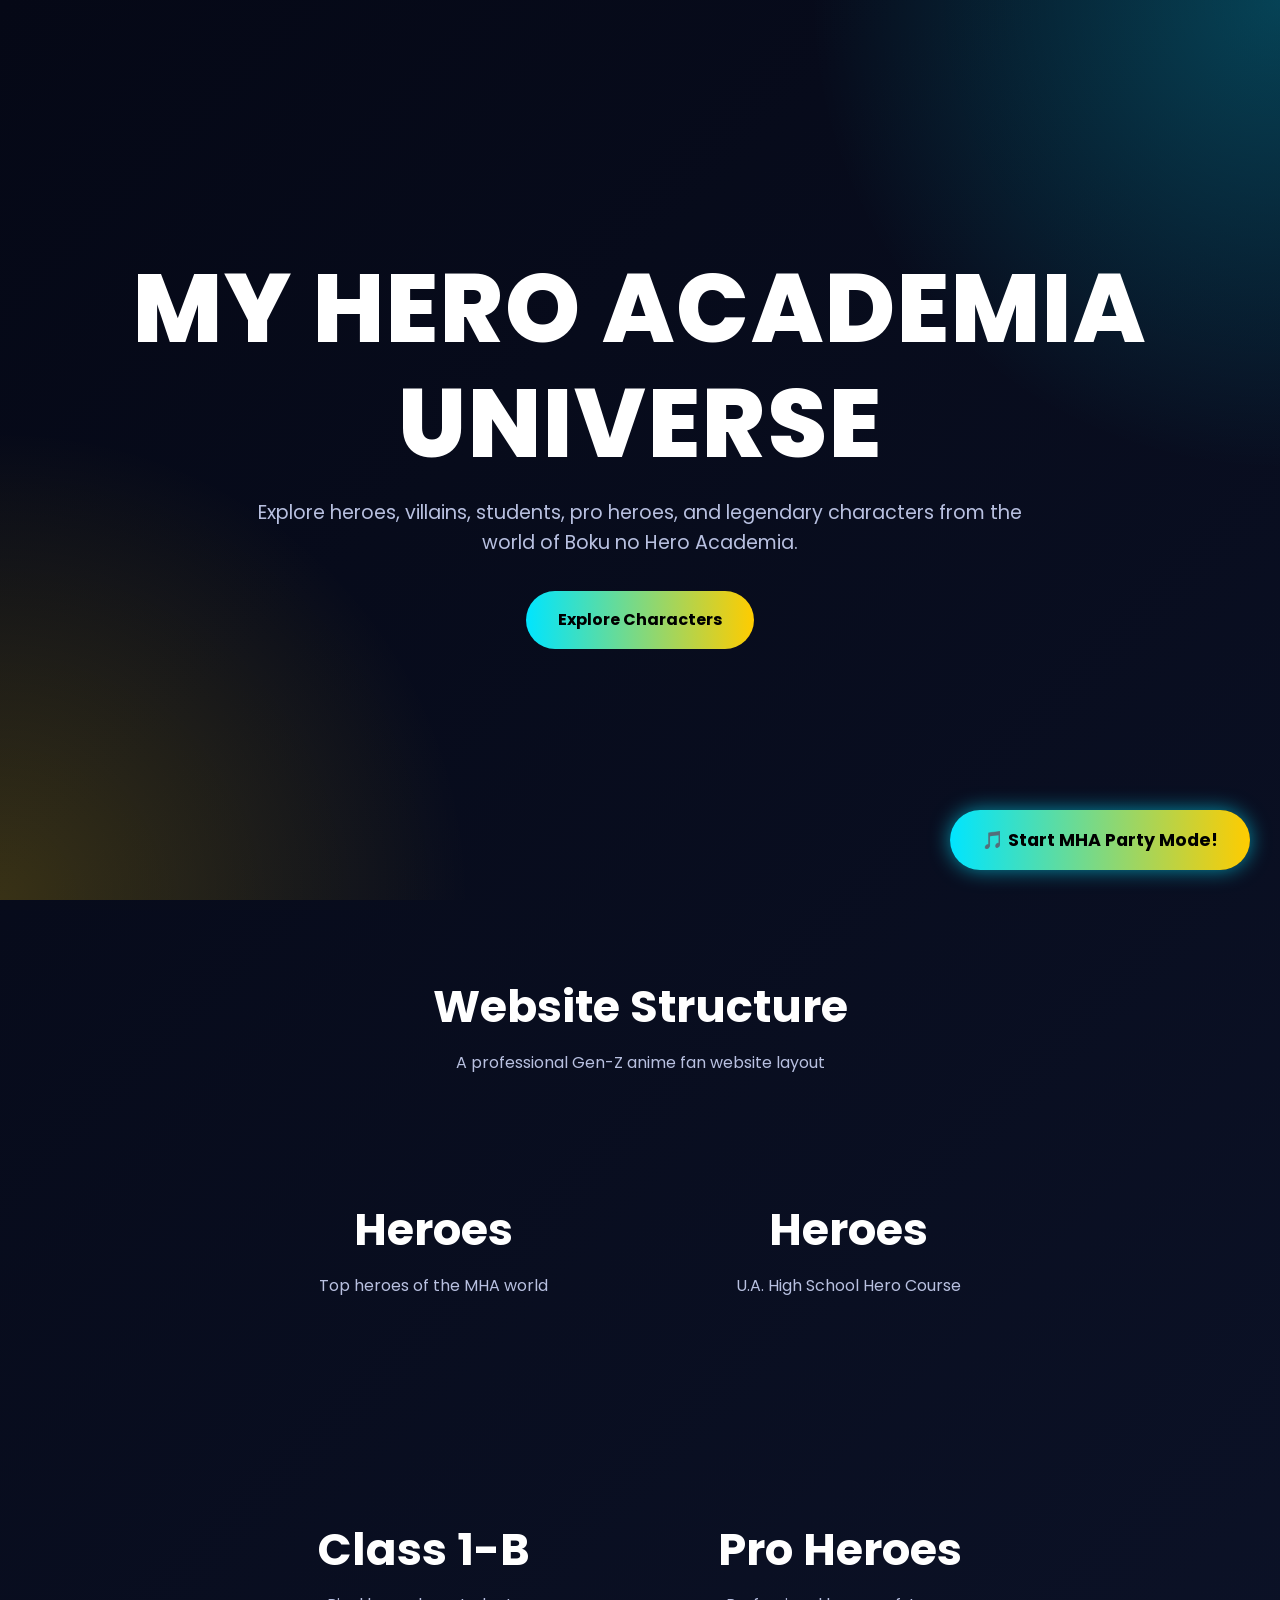
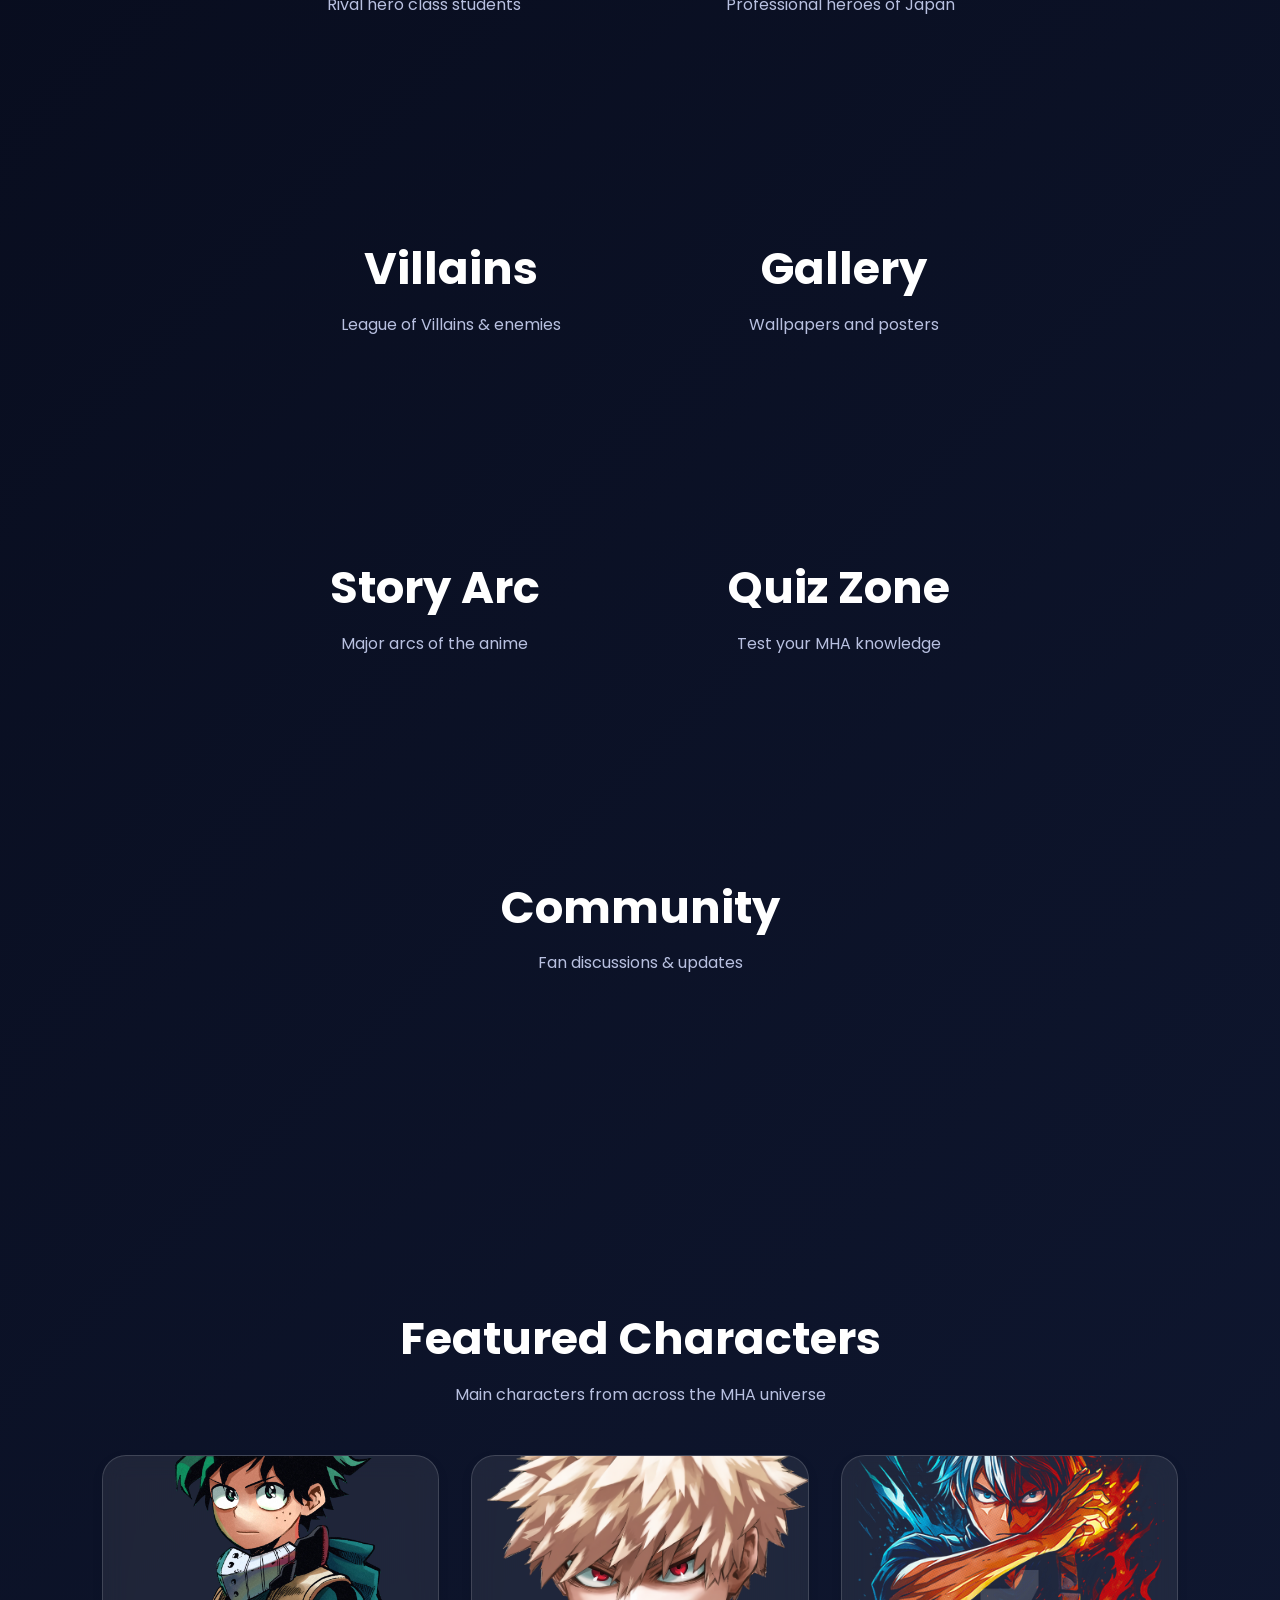
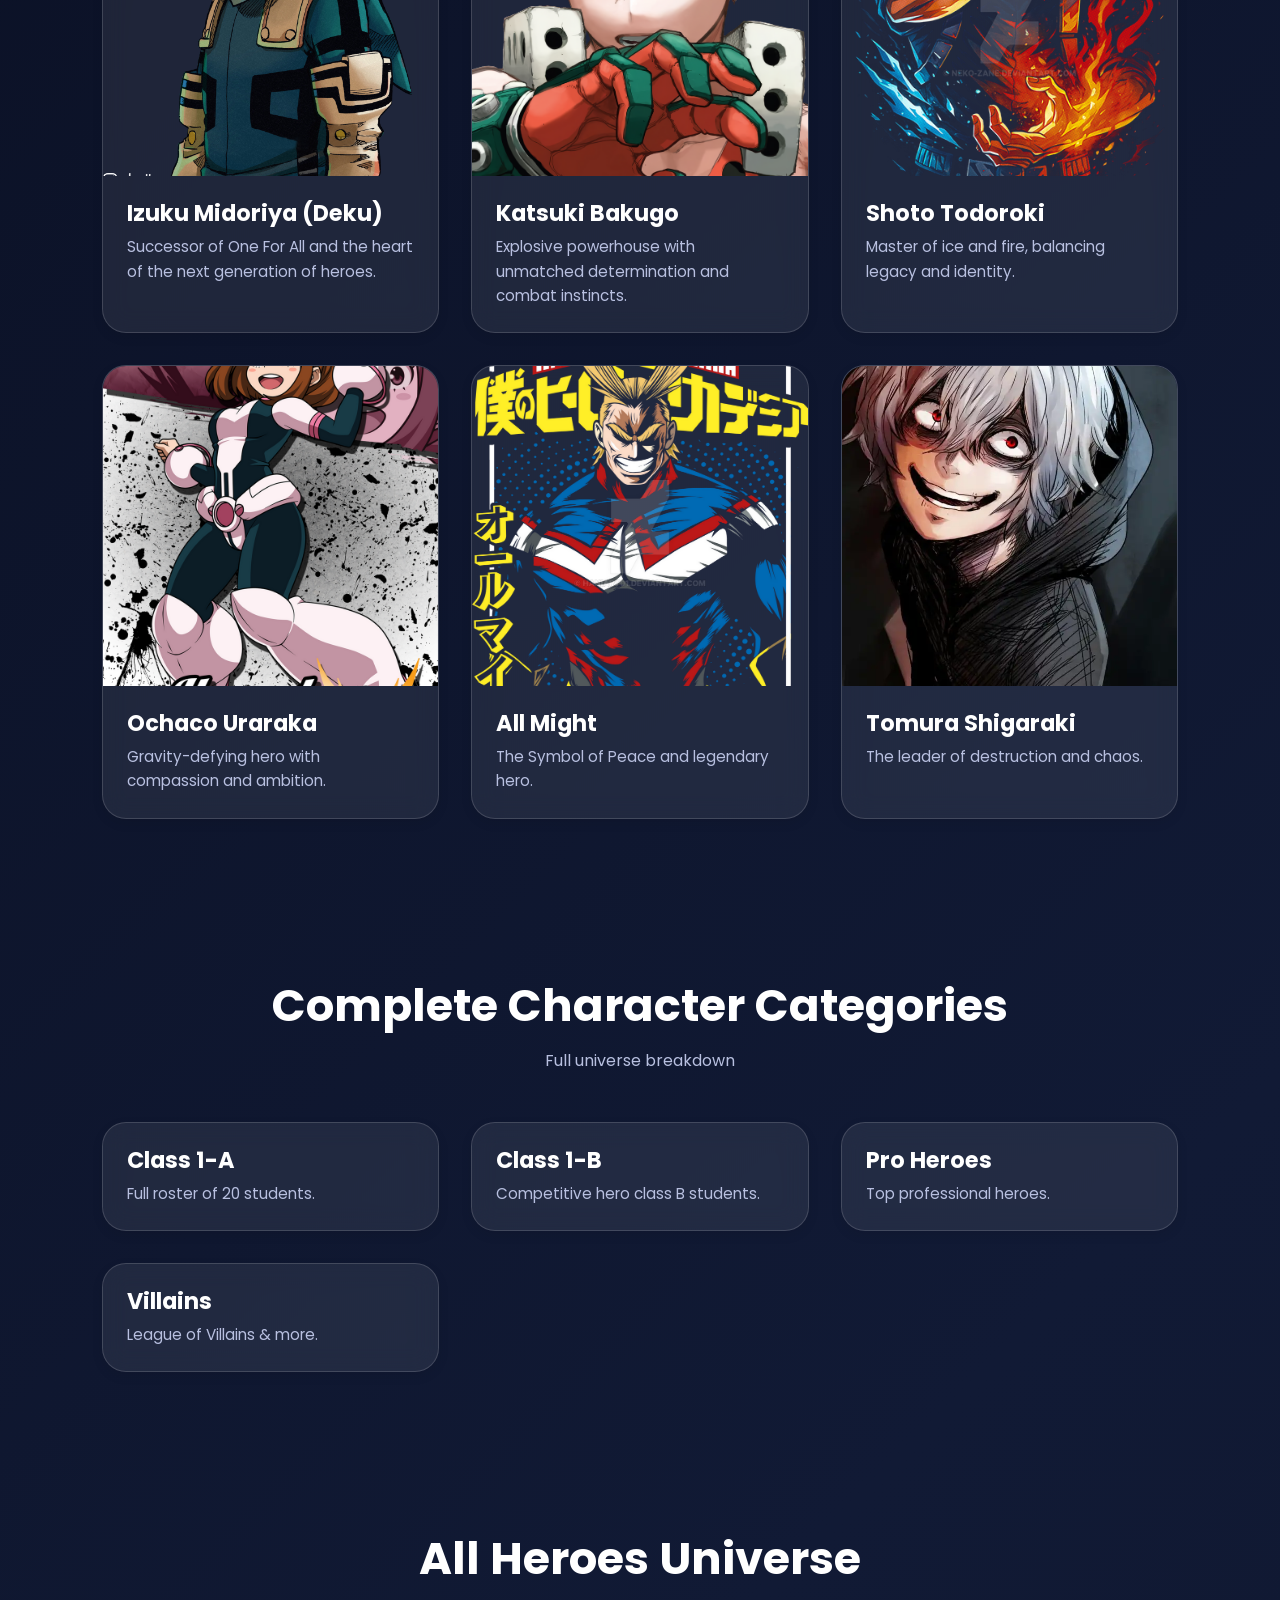
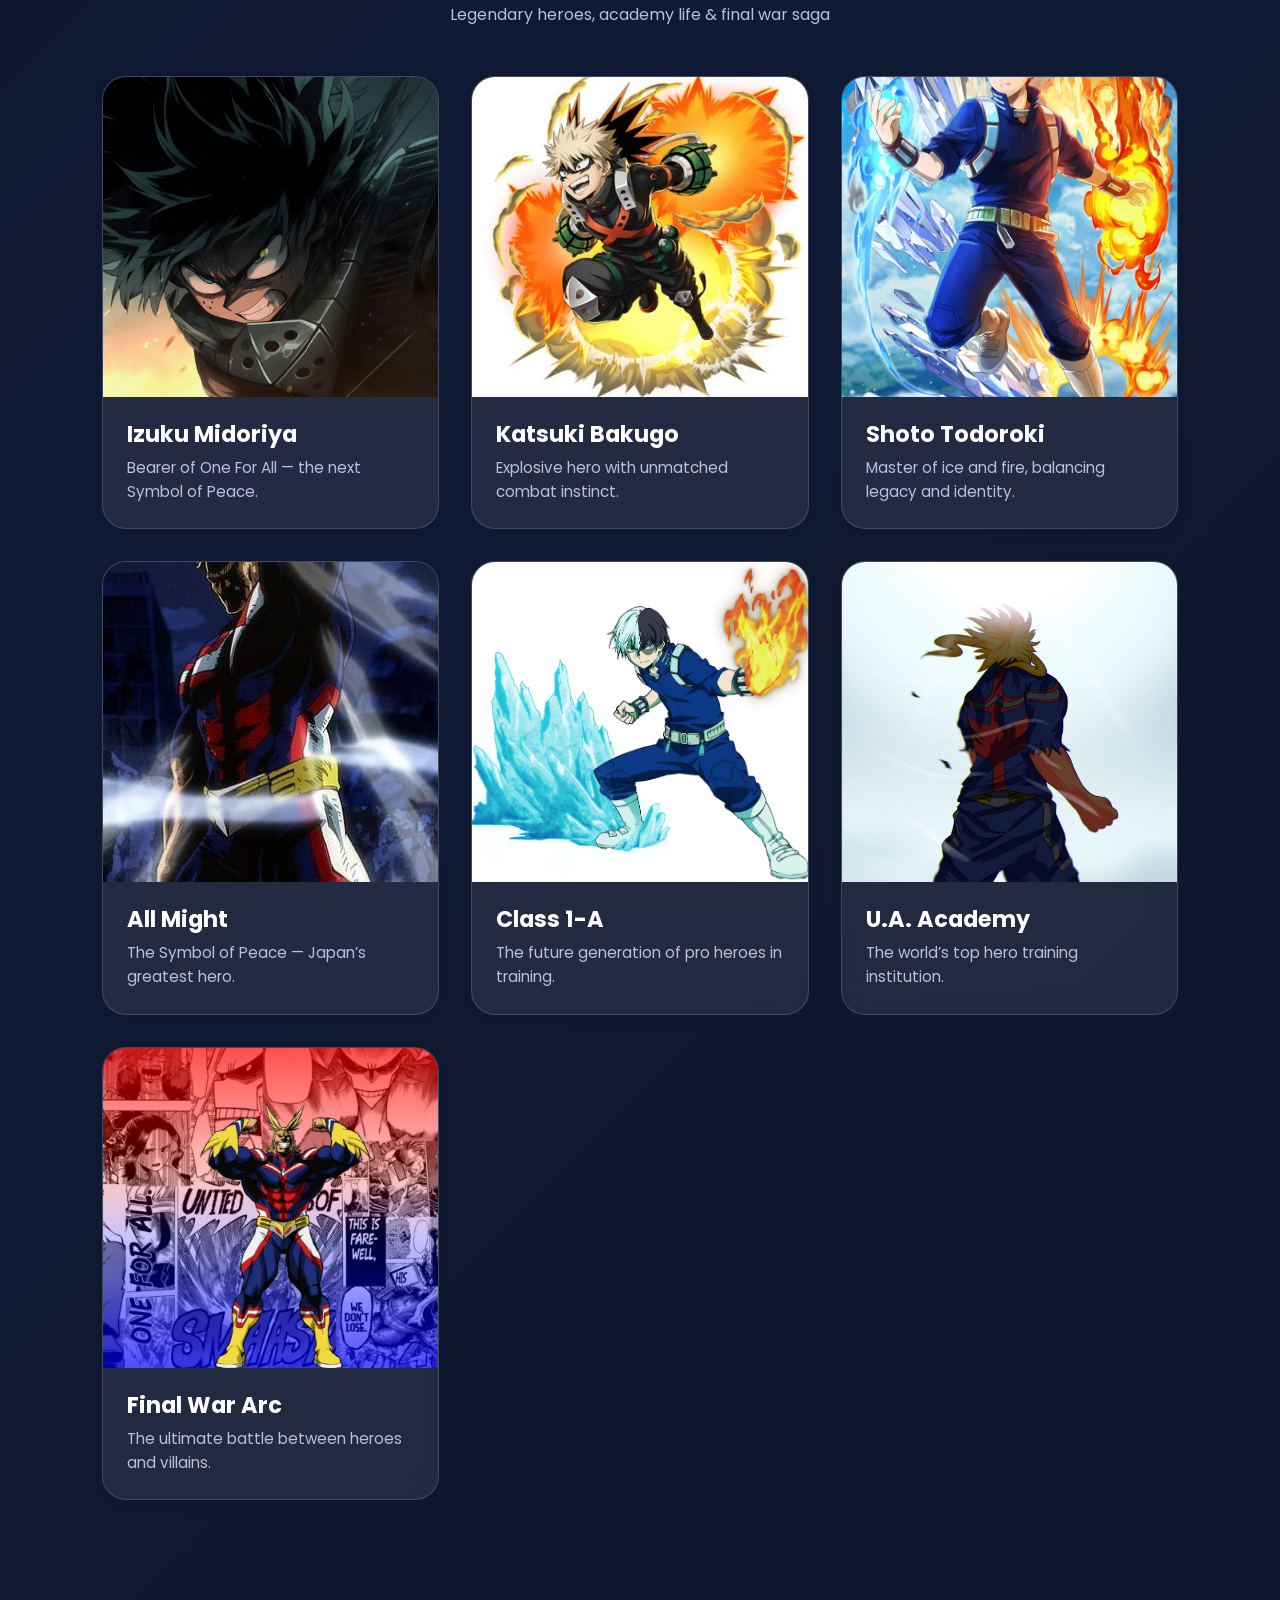
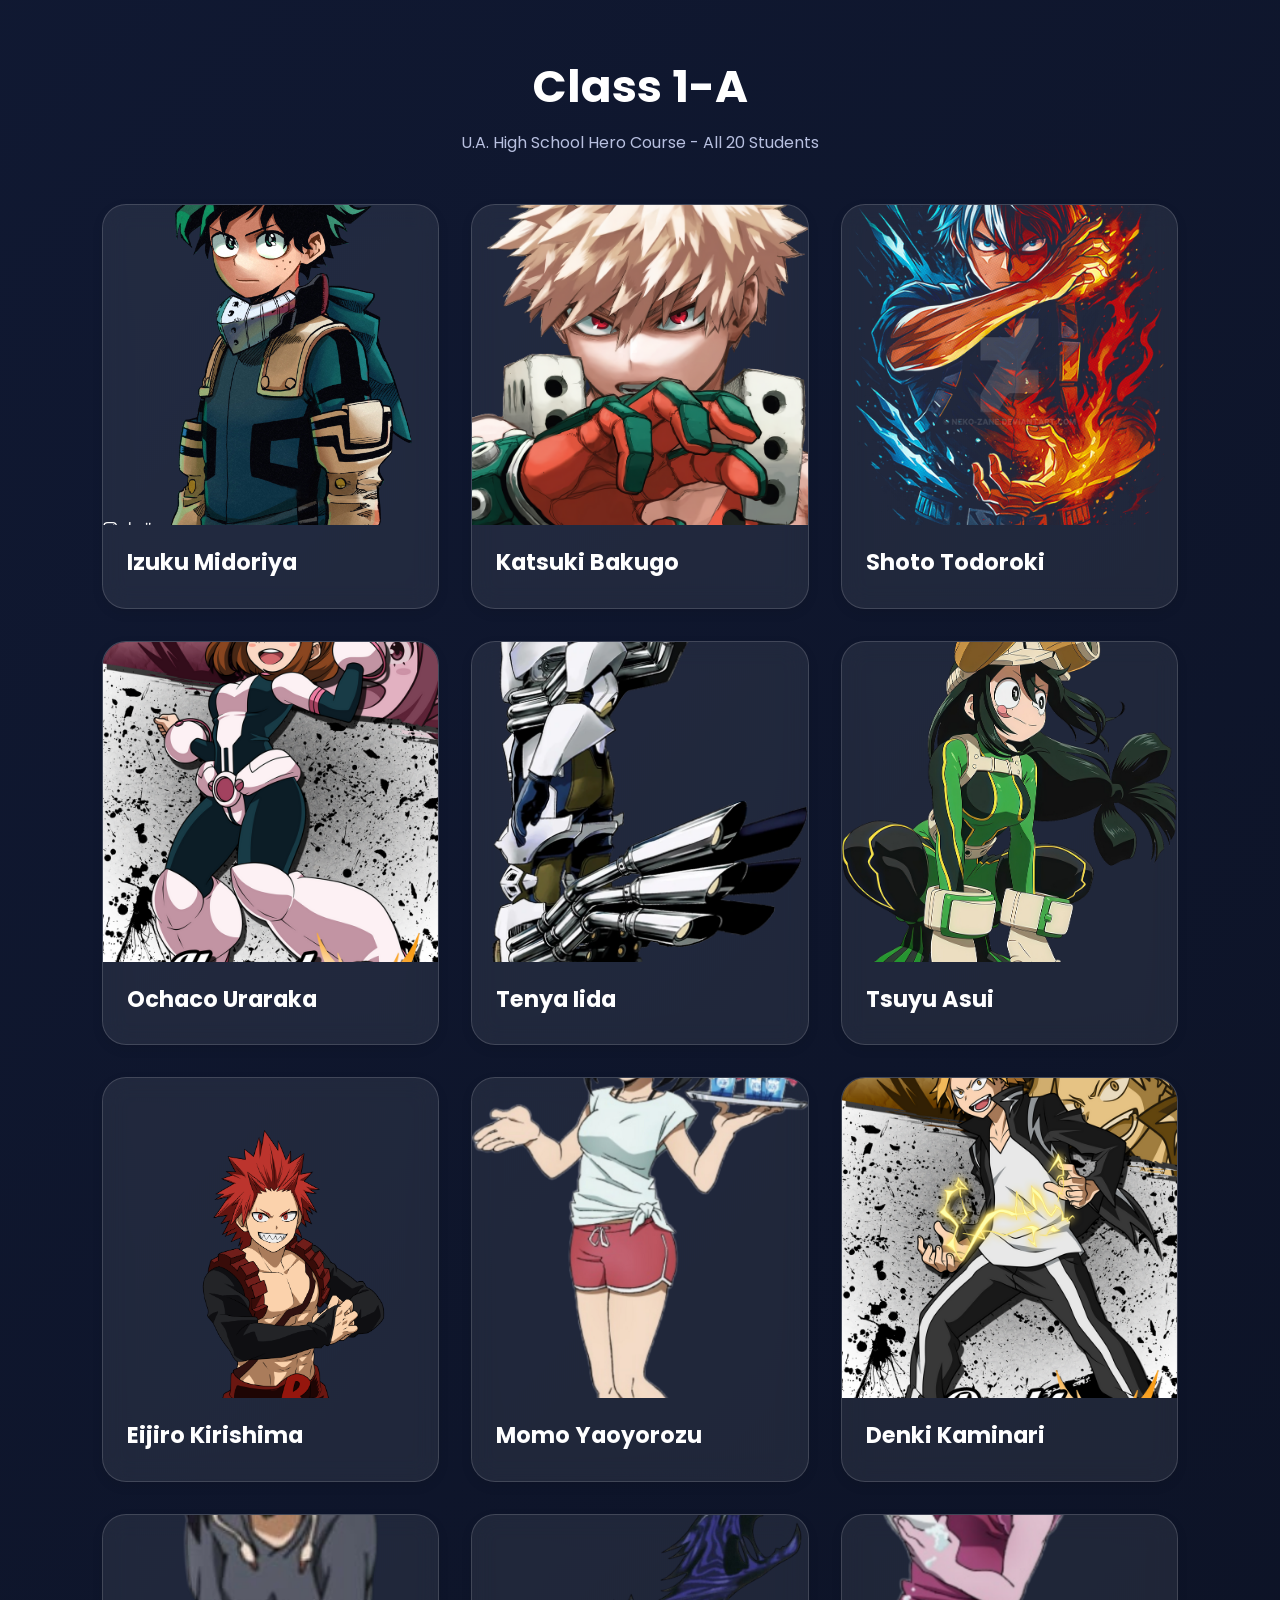
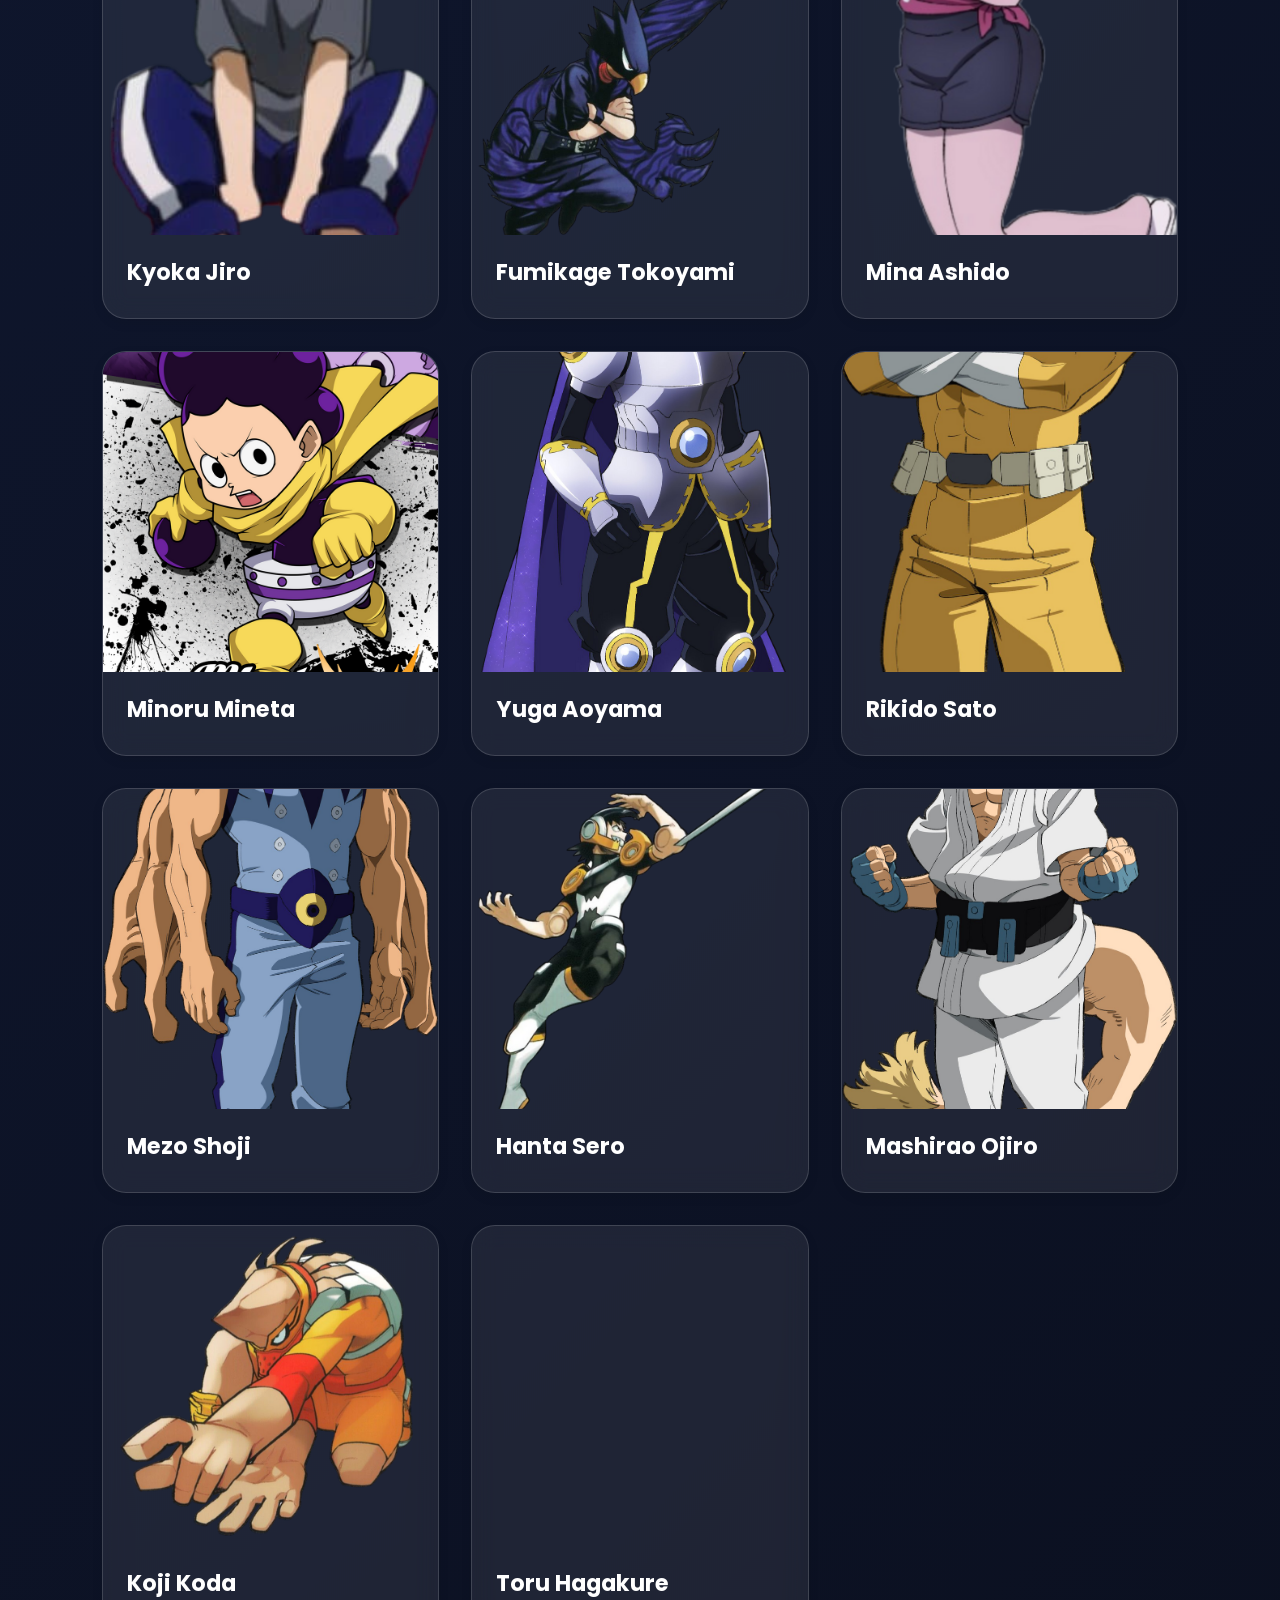
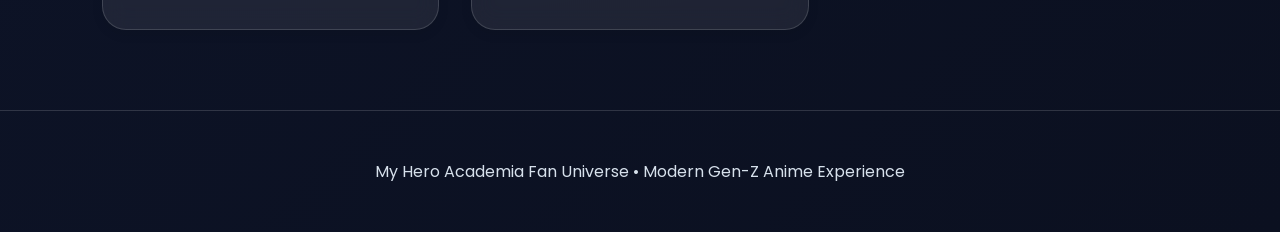
<file: index.html>
<!DOCTYPE html>
<html lang="en">
<head>
  <meta charset="UTF-8" />
  <meta name="viewport" content="width=device-width, initial-scale=1.0" />
  <title>My Hero Academia Universe</title>

  <!-- Fonts -->
  <link rel="preconnect" href="https://fonts.googleapis.com">
  <link rel="preconnect" href="https://fonts.gstatic.com" crossorigin>
  <link href="https://fonts.googleapis.com/css2?family=Poppins:wght@300;400;600;700;800&display=swap" rel="stylesheet">

  <!-- CSS STRUCTURE (YOUR PROJECT) -->
  <link rel="stylesheet" href="assets/css/style.css">
  <link rel="stylesheet" href="assets/css/responsive.css">
  <link rel="stylesheet" href="assets/css/animations.css">
  <link rel="stylesheet" href="assets/css/themes.css">

  <style>
    :root {
      --bg: #0b1020;
      --card: rgba(255,255,255,0.08);
      --accent: #00e5ff;
      --accent-2: #ffcc00;
      --text: #f5f7ff;
      --muted: #b8c0e0;
      --border: rgba(255,255,255,0.15);
    }

    * {
      margin: 0;
      padding: 0;
      box-sizing: border-box;
      scroll-behavior: smooth;
    }

    body {
      font-family: 'Poppins', sans-serif;
      background: linear-gradient(135deg, #050816, #111a35, #0b1020);
      color: var(--text);
      line-height: 1.6;
      transition: filter 0.5s ease; /* For rave background effect */
    }

    header {
      min-height: 100vh;
      display: flex;
      align-items: center;
      justify-content: center;
      text-align: center;
      padding: 2rem;
      background: radial-gradient(circle at top right, rgba(0,229,255,0.25), transparent 30%),
                  radial-gradient(circle at bottom left, rgba(255,204,0,0.2), transparent 30%);
    }

    .hero-content h1 {
      font-size: clamp(3rem, 8vw, 6rem);
      font-weight: 800;
      text-transform: uppercase;
      letter-spacing: 2px;
    }

    .hero-content p {
      max-width: 800px;
      margin: 1rem auto 2rem;
      color: var(--muted);
      font-size: 1.2rem;
    }

    .btn {
      display: inline-block;
      padding: 1rem 2rem;
      border-radius: 999px;
      background: linear-gradient(90deg, var(--accent), var(--accent-2));
      color: #000;
      text-decoration: none;
      font-weight: 700;
      transition: transform 0.3s ease;
      cursor: pointer;
      border: none;
    }

    .btn:hover {
      transform: translateY(-4px);
    }

    section {
      padding: 5rem 8%;
    }

    .section-title {
      font-size: 2.8rem;
      margin-bottom: 1rem;
      text-align: center;
    }

    .section-subtitle {
      text-align: center;
      color: var(--muted);
      margin-bottom: 3rem;
    }

    .character-grid {
      display: grid;
      grid-template-columns: repeat(auto-fit, minmax(260px, 1fr));
      gap: 2rem;
    }

    .character-card {
      background: var(--card);
      border: 1px solid var(--border);
      border-radius: 24px;
      overflow: hidden;
      backdrop-filter: blur(12px);
      transition: all 0.3s ease;
    }

    .character-card:hover {
      transform: translateY(-10px) scale(1.02);
      box-shadow: 0 20px 40px rgba(0,0,0,0.4);
    }

    .character-card img {
      width: 100%;
      height: 320px;
      object-fit: cover;
    }

    .character-info {
      padding: 1.5rem;
    }

    .character-info h3 {
      font-size: 1.4rem;
      margin-bottom: 0.5rem;
    }

    .character-info p {
      color: var(--muted);
      font-size: 0.95rem;
    }

    .category-nav {
      display: flex;
      flex-wrap: wrap;
      justify-content: center;
      gap: 1rem;
      margin-bottom: 3rem;
    }

    .category-nav a {
      text-decoration: none;
      color: white;
      padding: 0.8rem 1.4rem;
      border: 1px solid var(--border);
      border-radius: 999px;
      background: rgba(255,255,255,0.05);
    }

    footer {
      text-align: center;
      padding: 3rem 2rem;
      border-top: 1px solid var(--border);
      color: var(--muted);
    }

    /* =========================================
       PARTY MODE & DANCE SPECIAL EFFECTS CSS
       ========================================= */

    /* Background Hue shifting */
    body.party-mode {
      animation: raveBackground 3s infinite alternate linear;
    }

    /* ALL Character Cards Dancing (including the bottom ones) */
    body.party-mode .character-card {
      animation: danceBounce 0.6s infinite alternate cubic-bezier(0.68, -0.55, 0.265, 1.55);
    }

    body.party-mode .character-card:nth-child(even) {
      animation: danceBounceReverse 0.6s infinite alternate cubic-bezier(0.68, -0.55, 0.265, 1.55);
    }

    /* Glowing & Shaking Titles */
    body.party-mode .section-title, body.party-mode h1 {
      animation: neonGlow 0.5s infinite alternate, screenShake 4s infinite;
      color: #fff;
    }

    /* The "Crack" Lightning Overlay Effect */
    body.party-mode::after {
      content: "";
      position: fixed;
      top: 0; left: 0; width: 100%; height: 100%;
      pointer-events: none;
      background: url('data:image/svg+xml;utf8,<svg xmlns="http://www.w3.org/2000/svg" viewBox="0 0 100 100" preserveAspectRatio="none"><polyline points="10,0 40,30 20,50 60,80 50,100" stroke="rgba(0, 229, 255, 0.9)" stroke-width="2" fill="none" filter="drop-shadow(0 0 5px %2300e5ff)"/><polyline points="90,0 60,40 75,60 40,100" stroke="rgba(255, 204, 0, 0.9)" stroke-width="1.5" fill="none" filter="drop-shadow(0 0 5px %23ffcc00)"/></svg>') no-repeat center/cover;
      opacity: 0;
      z-index: 9999;
      animation: crackFlash 5s infinite;
    }

    @keyframes raveBackground {
      0% { filter: hue-rotate(0deg); }
      100% { filter: hue-rotate(360deg); }
    }
    @keyframes danceBounce {
      0% { transform: translateY(0) scale(1) rotate(0deg); }
      100% { transform: translateY(-15px) scale(1.05) rotate(3deg); }
    }
    @keyframes danceBounceReverse {
      0% { transform: translateY(0) scale(1) rotate(0deg); }
      100% { transform: translateY(-15px) scale(1.05) rotate(-3deg); }
    }
    @keyframes neonGlow {
      from { text-shadow: 0 0 10px var(--accent), 0 0 20px var(--accent); }
      to { text-shadow: 0 0 20px var(--accent-2), 0 0 30px var(--accent-2), 0 0 40px var(--accent-2); }
    }
    @keyframes screenShake {
      0%, 95%, 100% { transform: translateX(0); }
      96% { transform: translateX(-10px) rotate(-1deg); }
      97% { transform: translateX(10px) rotate(1deg); }
      98% { transform: translateX(-10px) rotate(-1deg); }
      99% { transform: translateX(10px) rotate(1deg); }
    }
    @keyframes crackFlash {
      0%, 95% { opacity: 0; }
      96% { opacity: 1; transform: scale(1.02); }
      98% { opacity: 0; }
      100% { opacity: 0; }
    }

    .floating-party-btn {
      position: fixed;
      bottom: 30px;
      right: 30px;
      z-index: 10000;
      box-shadow: 0 0 20px rgba(0, 229, 255, 0.6);
      font-size: 1.1rem;
    }
  </style>
</head>

<body>

<!-- FLOATING MUSIC & PARTY TOGGLE BUTTON -->
<button id="partyToggleBtn" class="btn floating-party-btn">
  🎵 Start MHA Party Mode!
</button>

<!-- HERO SECTION -->
<header>
  <div class="hero-content">
    <h1>My Hero Academia Universe</h1>
    <p>Explore heroes, villains, students, pro heroes, and legendary characters from the world of Boku no Hero Academia.</p>

    <!-- FIXED BUTTON -->
    <a href="#characters" class="btn">Explore Characters</a>
  </div>
</header>

<!-- NAV SECTION -->
<section>
  <h2 class="section-title">Website Structure</h2>
  <p class="section-subtitle">A professional Gen-Z anime fan website layout</p>

<div class="category-nav">

  <section id="heroes">
  <h2 class="section-title">Heroes</h2>
  <p class="section-subtitle">Top heroes of the MHA world</p>
  </section>
  <section id="class1a">
  <h2 class="section-title">Heroes</h2>
  <p class="section-subtitle">U.A. High School Hero Course</p>
  </section>
  <section id="class1b">
  <h2 class="section-title">Class 1-B</h2>
  <p class="section-subtitle">Rival hero class students</p>
  </section>
  <section id="proheroes">
  <h2 class="section-title">Pro Heroes</h2>
  <p class="section-subtitle">Professional heroes of Japan</p>
  </section>
  <section id="villains">
  <h2 class="section-title">Villains</h2>
  <p class="section-subtitle">League of Villains & enemies</p>
  </section>
  <section id="gallery">
  <h2 class="section-title">Gallery</h2>
  <p class="section-subtitle">Wallpapers and posters</p>
  </section>
  <section id="storyarc">
  <h2 class="section-title">Story Arc</h2>
  <p class="section-subtitle">Major arcs of the anime</p>
  </section>
  <section id="quiz">
  <h2 class="section-title">Quiz Zone</h2>
  <p class="section-subtitle">Test your MHA knowledge</p>
  </section>
  <section id="community">
  <h2 class="section-title">Community</h2>
  <p class="section-subtitle">Fan discussions & updates</p>
  </section>

</div>
</section>

<!-- CHARACTERS -->
<section id="characters">
  <h2 class="section-title">Featured Characters</h2>
  <p class="section-subtitle">Main characters from across the MHA universe</p>

  <div class="character-grid">

    <div class="character-card">
      <img src="assets/images/characters/class-1a/izuku-midoriya.png" alt="Izuku Midoriya">
      <div class="character-info">
        <h3>Izuku Midoriya (Deku)</h3>
        <p>Successor of One For All and the heart of the next generation of heroes.</p>
      </div>
    </div>

    <div class="character-card">
      <img src="assets/images/characters/class-1a/katsuki-bakugo.png" alt="Katsuki Bakugo">
      <div class="character-info">
        <h3>Katsuki Bakugo</h3>
        <p>Explosive powerhouse with unmatched determination and combat instincts.</p>
      </div>
    </div>

    <div class="character-card">
      <img src="assets/images/characters/class-1a/shoto-todoroki.png" alt="Shoto Todoroki">
      <div class="character-info">
        <h3>Shoto Todoroki</h3>
        <p>Master of ice and fire, balancing legacy and identity.</p>
      </div>
    </div>

    <div class="character-card">
      <img src="assets/images/characters/class-1a/ochaco-uraraka.png" alt="Ochaco Uraraka">
      <div class="character-info">
        <h3>Ochaco Uraraka</h3>
        <p>Gravity-defying hero with compassion and ambition.</p>
      </div>
    </div>

    <div class="character-card">
      <img src="assets/images/characters/pro-heroes/all-might.png" alt="All Might">
      <div class="character-info">
        <h3>All Might</h3>
        <p>The Symbol of Peace and legendary hero.</p>
      </div>
    </div>

    <div class="character-card">
      <img src="assets/images/characters/villains/tomura-shigaraki.webp" alt="Tomura Shigaraki">
      <div class="character-info">
        <h3>Tomura Shigaraki</h3>
        <p>The leader of destruction and chaos.</p>
      </div>
    </div>

  </div>
</section>

<!-- CATEGORIES -->
<section id="students">

  <h2 class="section-title">Complete Character Categories</h2>
  <p class="section-subtitle">Full universe breakdown</p>

  <div class="character-grid">

    <a href="#class1a" class="character-card">
      <div class="character-info">
        <h3>Class 1-A</h3>
        <p>Full roster of 20 students.</p>
      </div>
    </a>

    <a href="#class1b" class="character-card">
      <div class="character-info">
        <h3>Class 1-B</h3>
        <p>Competitive hero class B students.</p>
      </div>
    </a>

    <a href="#proheroes" class="character-card">
      <div class="character-info">
        <h3>Pro Heroes</h3>
        <p>Top professional heroes.</p>
      </div>
    </a>

    <a href="#villains" class="character-card">
      <div class="character-info">
        <h3>Villains</h3>
        <p>League of Villains & more.</p>
      </div>
    </a>

  </div>
</section>

<section id="heroes">

  <h2 class="section-title">All Heroes Universe</h2>
  <p class="section-subtitle">Legendary heroes, academy life & final war saga</p>

  <div class="character-grid">

    <div class="character-card">
      <img src="assets/images/hero-banner/deku-hero-banner.jpg" alt="Deku">
      <div class="character-info">
        <h3>Izuku Midoriya</h3>
        <p>Bearer of One For All — the next Symbol of Peace.</p>
      </div>
    </div>

    <div class="character-card">
      <img src="assets/images/hero-banner/bakugo-hero-banner.jpg" alt="Bakugo">
      <div class="character-info">
        <h3>Katsuki Bakugo</h3>
        <p>Explosive hero with unmatched combat instinct.</p>
      </div>
    </div>

    <div class="character-card">
      <img src="assets/images/hero-banner/todoroki-hero-banner.jpg" alt="Todoroki">
      <div class="character-info">
        <h3>Shoto Todoroki</h3>
        <p>Master of ice and fire, balancing legacy and identity.</p>
      </div>
    </div>

    <div class="character-card">
      <img src="assets/images/hero-banner/all-might-banner.jpg" alt="All Might">
      <div class="character-info">
        <h3>All Might</h3>
        <p>The Symbol of Peace — Japan’s greatest hero.</p>
      </div>
    </div>

    <div class="character-card">
      <img src="assets/images/hero-banner/class-1a-banner.jpg" alt="Class 1-A">
      <div class="character-info">
        <h3>Class 1-A</h3>
        <p>The future generation of pro heroes in training.</p>
      </div>
    </div>

    <div class="character-card">
      <img src="assets/images/hero-banner/ua-academy-banner.jpg" alt="UA Academy">
      <div class="character-info">
        <h3>U.A. Academy</h3>
        <p>The world’s top hero training institution.</p>
      </div>
    </div>

    <div class="character-card">
      <img src="assets/images/hero-banner/final-war-banner.jpg" alt="Final War">
      <div class="character-info">
        <h3>Final War Arc</h3>
        <p>The ultimate battle between heroes and villains.</p>
      </div>
    </div>

  </div>

</section>

<section id="class1a">

  <h2 class="section-title">Class 1-A</h2>
  <p class="section-subtitle">U.A. High School Hero Course - All 20 Students</p>

  <div class="character-grid">

    <div class="character-card">
      <img src="assets/images/characters/class-1a/izuku-midoriya.png">
      <div class="character-info"><h3>Izuku Midoriya</h3></div>
    </div>

    <div class="character-card">
      <img src="assets/images/characters/class-1a/katsuki-bakugo.png">
      <div class="character-info"><h3>Katsuki Bakugo</h3></div>
    </div>

    <div class="character-card">
      <img src="assets/images/characters/class-1a/shoto-todoroki.png">
      <div class="character-info"><h3>Shoto Todoroki</h3></div>
    </div>

    <div class="character-card">
      <img src="assets/images/characters/class-1a/ochaco-uraraka.png">
      <div class="character-info"><h3>Ochaco Uraraka</h3></div>
    </div>

    <div class="character-card">
      <img src="assets/images/characters/class-1a/tenya-iida.png">
      <div class="character-info"><h3>Tenya Iida</h3></div>
    </div>

    <div class="character-card">
      <img src="assets/images/characters/class-1a/tsuyu-asui.png">
      <div class="character-info"><h3>Tsuyu Asui</h3></div>
    </div>

    <div class="character-card">
      <img src="assets/images/characters/class-1a/eijiro-kirishima.png">
      <div class="character-info"><h3>Eijiro Kirishima</h3></div>
    </div>

    <div class="character-card">
      <img src="assets/images/characters/class-1a/momo-yaoyorozu.png">
      <div class="character-info"><h3>Momo Yaoyorozu</h3></div>
    </div>

    <div class="character-card">
      <img src="assets/images/characters/class-1a/denki-kaminari.png">
      <div class="character-info"><h3>Denki Kaminari</h3></div>
    </div>

    <div class="character-card">
      <img src="assets/images/characters/class-1a/kyoka-jiro.png">
      <div class="character-info"><h3>Kyoka Jiro</h3></div>
    </div>

    <div class="character-card">
      <img src="assets/images/characters/class-1a/fumikage-tokoyami.png">
      <div class="character-info"><h3>Fumikage Tokoyami</h3></div>
    </div>

    <div class="character-card">
      <img src="assets/images/characters/class-1a/mina-ashido.png">
      <div class="character-info"><h3>Mina Ashido</h3></div>
    </div>

    <div class="character-card">
      <img src="assets/images/characters/class-1a/minoru-mineta.png">
      <div class="character-info"><h3>Minoru Mineta</h3></div>
    </div>

    <div class="character-card">
      <img src="assets/images/characters/class-1a/yuga-aoyama.png">
      <div class="character-info"><h3>Yuga Aoyama</h3></div>
    </div>

    <div class="character-card">
      <img src="assets/images/characters/class-1a/rikido-sato.png">
      <div class="character-info"><h3>Rikido Sato</h3></div>
    </div>

    <div class="character-card">
      <img src="assets/images/characters/class-1a/mezo-shoji.png">
      <div class="character-info"><h3>Mezo Shoji</h3></div>
    </div>

    <div class="character-card">
      <img src="assets/images/characters/class-1a/hanta-sero.png">
      <div class="character-info"><h3>Hanta Sero</h3></div>
    </div>

    <div class="character-card">
      <img src="assets/images/characters/class-1a/mashirao-ojiro.png">
      <div class="character-info"><h3>Mashirao Ojiro</h3></div>
    </div>

    <div class="character-card">
      <img src="assets/images/characters/class-1a/koji-koda.png">
      <div class="character-info"><h3>Koji Koda</h3></div>
    </div>

    <div class="character-card">
      <img src="assets/images/characters/class-1a/toru-hagakure.png">
      <div class="character-info"><h3>Toru Hagakure</h3></div>
    </div>

  </div>

</section>

<!-- FOOTER -->
<footer>
  <p>My Hero Academia Fan Universe • Modern Gen-Z Anime Experience</p>
</footer>

<!-- ==========================================
     JAVASCRIPT: CONTINUOUS MUSIC & EFFECTS
     ========================================== -->
<script>
  // 1. Add your music paths here! 
  const playlist = [
    'assets/music/muevelo.mp3', 
    'assets/music/perigosa.mp3',
    'assets/music/voce-na-mira.mp3',
    'assets/music/matadora.mp3',
    'assets/music/dime-que-si.mp3',
    'assets/music/hvn-jmp.mp3',
    'assets/music/favela.mp3',
    'assets/music/toca.mp3'
  ];

  let currentSongIndex = 0;
  let isPlaying = false;
  
  // Initialize the audio object
  const audio = new Audio(playlist[currentSongIndex]);

  // Grab the party button and the body
  const partyBtn = document.getElementById('partyToggleBtn');
  const body = document.body;

  // 2. Play/Pause Button Logic
  partyBtn.addEventListener('click', () => {
    if (!isPlaying) {
      audio.play().catch(error => console.log("Audio play failed (check file paths):", error));
      isPlaying = true;
      partyBtn.innerHTML = "🛑 Stop Party Mode";
      body.classList.add('party-mode'); 
    } else {
      audio.pause();
      isPlaying = false;
      partyBtn.innerHTML = "🎵 Start MHA Party Mode!";
      body.classList.remove('party-mode');
    }
  });

  // 3. Continuous Play: Loop to next song automatically
  audio.addEventListener('ended', () => {
    currentSongIndex++;
    
    // Loop back to the first song if the playlist finishes
    if (currentSongIndex >= playlist.length) {
      currentSongIndex = 0; 
    }
    
    audio.src = playlist[currentSongIndex];
    audio.play();
  });
</script>

</body>
</html>
</file>
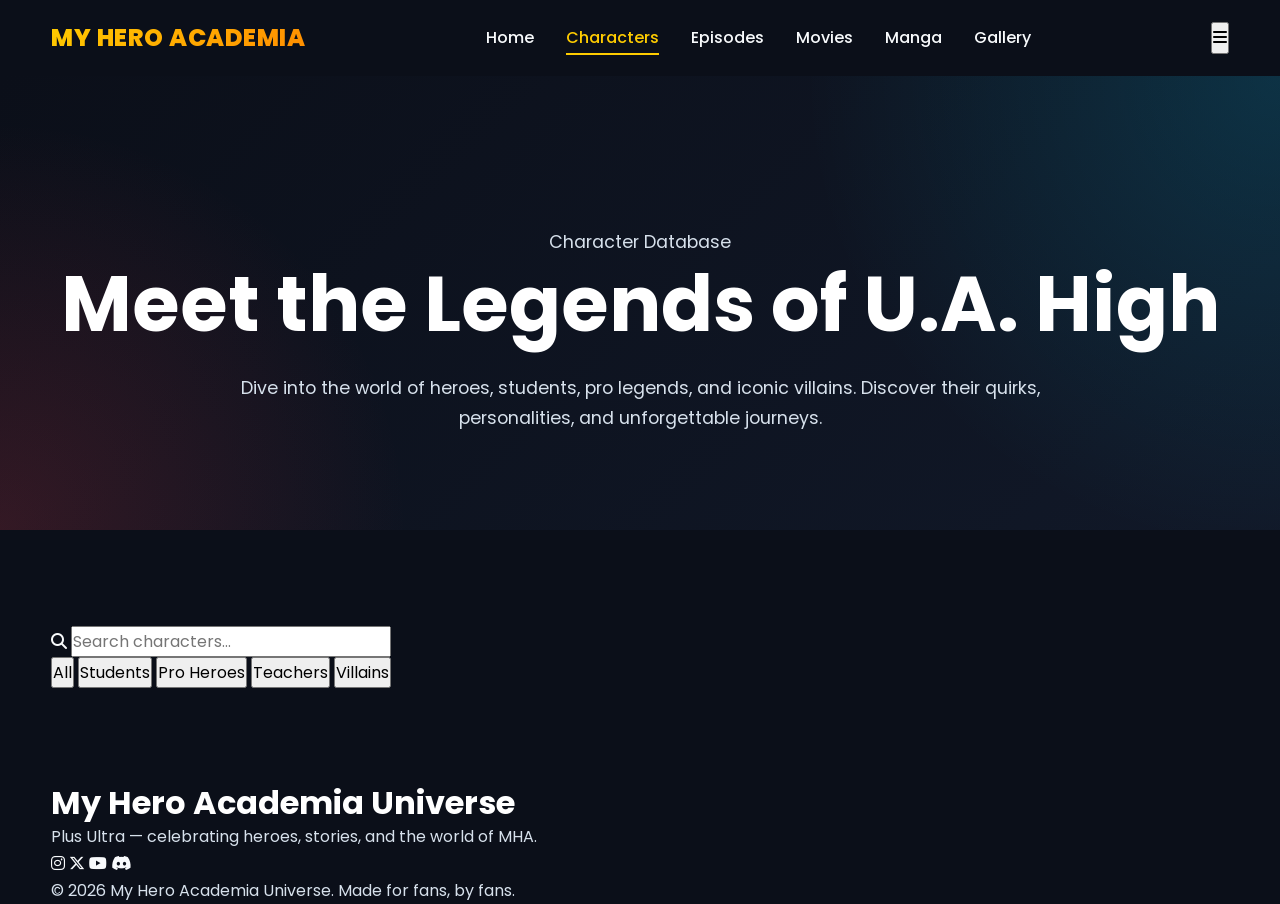
<file: characters.html>
<!DOCTYPE html>
<html lang="en">
<head>
  <meta charset="UTF-8" />
  <meta name="viewport" content="width=device-width, initial-scale=1.0" />
  <meta name="description" content="Explore the heroes, students, teachers, and villains of My Hero Academia." />
  <title>Characters | My Hero Academia Universe</title>

  <link rel="preconnect" href="https://fonts.googleapis.com" />
  <link rel="preconnect" href="https://fonts.gstatic.com" crossorigin />
  <link href="https://fonts.googleapis.com/css2?family=Poppins:wght@300;400;500;600;700;800&display=swap" rel="stylesheet" />
  <link rel="stylesheet" href="assets/css/style.css" />
  <link rel="stylesheet" href="assets/css/responsive.css" />
  <link rel="stylesheet" href="https://cdnjs.cloudflare.com/ajax/libs/font-awesome/6.5.2/css/all.min.css" />
</head>
<body>
  <!-- Animated Background -->
  <div class="bg-overlay"></div>

  <!-- Header -->
  <header class="main-header">
    <nav class="navbar container">
      <a href="index.html" class="logo">MY HERO <span>ACADEMIA</span></a>

      <ul class="nav-links">
        <li><a href="index.html">Home</a></li>
        <li><a href="characters.html" class="active">Characters</a></li>
        <li><a href="episodes.html">Episodes</a></li>
        <li><a href="movies.html">Movies</a></li>
        <li><a href="manga.html">Manga</a></li>
        <li><a href="gallery.html">Gallery</a></li>
      </ul>

      <button class="menu-toggle" aria-label="Toggle Navigation">
        <i class="fas fa-bars"></i>
      </button>
    </nav>
  </header>

  <!-- Hero Section -->
  <section class="page-hero characters-hero">
    <div class="container">
      <p class="section-tag">Character Database</p>
      <h1>Meet the Legends of <span>U.A. High</span></h1>
      <p>
        Dive into the world of heroes, students, pro legends, and iconic villains.
        Discover their quirks, personalities, and unforgettable journeys.
      </p>
    </div>
  </section>

  <!-- Search & Filter -->
  <section class="character-controls container">
    <div class="search-box">
      <i class="fas fa-search"></i>
      <input type="text" id="characterSearch" placeholder="Search characters..." />
    </div>

    <div class="filter-buttons">
      <button class="filter-btn active" data-filter="all">All</button>
      <button class="filter-btn" data-filter="students">Students</button>
      <button class="filter-btn" data-filter="pro-heroes">Pro Heroes</button>
      <button class="filter-btn" data-filter="teachers">Teachers</button>
      <button class="filter-btn" data-filter="villains">Villains</button>
    </div>
  </section>

  <!-- Characters Grid -->
  <main class="characters-section container">
    <div class="characters-grid" id="charactersGrid">
      <!-- Character cards will be inserted here via JavaScript -->
    </div>
  </main>

  <!-- Footer -->
  <footer class="main-footer">
    <div class="container">
      <div class="footer-content">
        <h3>My Hero Academia Universe</h3>
        <p>Plus Ultra — celebrating heroes, stories, and the world of MHA.</p>

        <div class="social-links">
          <a href="#" aria-label="Instagram"><i class="fab fa-instagram"></i></a>
          <a href="#" aria-label="Twitter"><i class="fab fa-x-twitter"></i></a>
          <a href="#" aria-label="YouTube"><i class="fab fa-youtube"></i></a>
          <a href="#" aria-label="Discord"><i class="fab fa-discord"></i></a>
        </div>
      </div>

      <p class="copyright">© 2026 My Hero Academia Universe. Made for fans, by fans.</p>
    </div>
  </footer>

  <script src="assets/js/main.js"></script>
  <script src="assets/js/characters.js"></script>
</body>
</html>
</file>
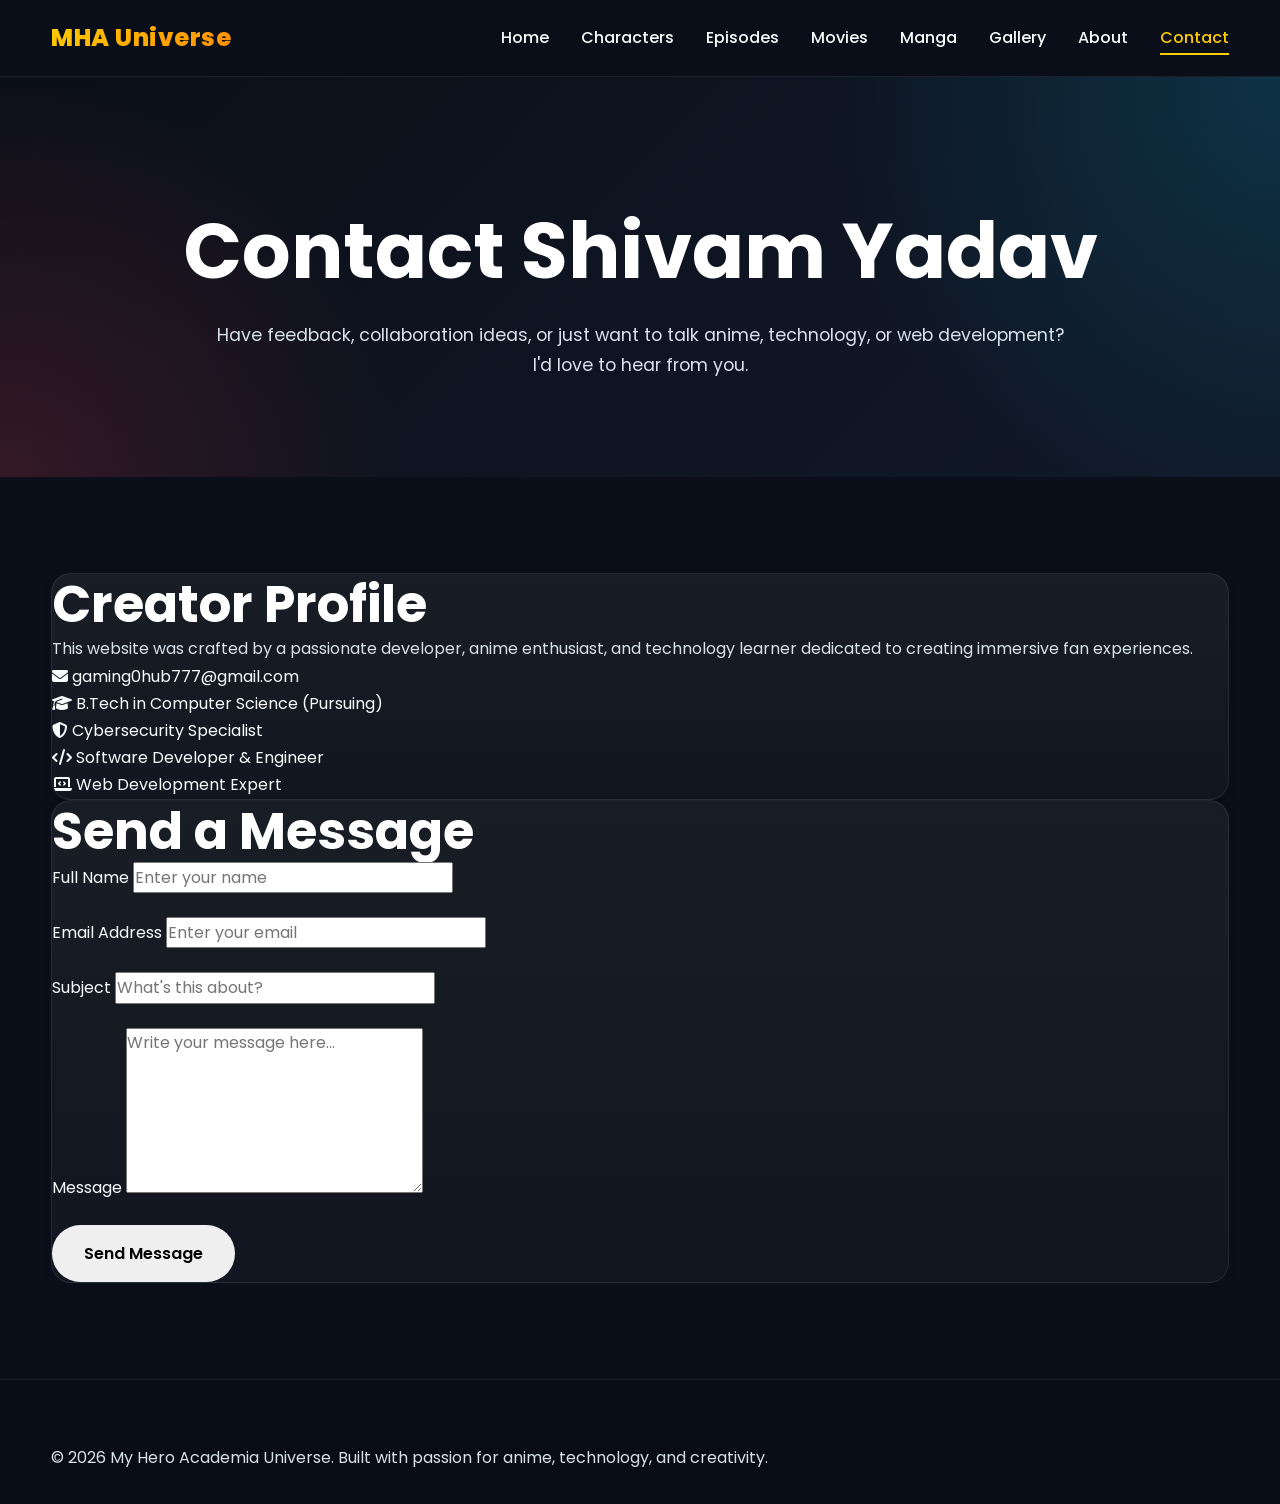
<file: contact.html>
<!DOCTYPE html>
<html lang="en">
<head>
  <meta charset="UTF-8" />
  <meta name="viewport" content="width=device-width, initial-scale=1.0" />
  <meta name="description" content="Contact the creator of My Hero Academia Universe for collaborations, feedback, and project inquiries." />
  <meta name="keywords" content="Contact My Hero Academia Universe, web developer, cybersecurity, software engineer" />
  <meta name="author" content="My Hero Academia Universe" />
  <title>Contact | My Hero Academia Universe</title>

  <link rel="preconnect" href="https://fonts.googleapis.com" />
  <link rel="preconnect" href="https://fonts.gstatic.com" crossorigin />
  <link href="https://fonts.googleapis.com/css2?family=Poppins:wght@300;400;500;600;700;800&display=swap" rel="stylesheet" />

  <link rel="stylesheet" href="assets/css/style.css" />
  <link rel="stylesheet" href="assets/css/responsive.css" />
  <link rel="stylesheet" href="https://cdnjs.cloudflare.com/ajax/libs/font-awesome/6.5.1/css/all.min.css" />
</head>
<body>
  <header class="site-header">
    <nav class="navbar container">
      <a href="index.html" class="logo">MHA Universe</a>
      <ul class="nav-links">
        <li><a href="index.html">Home</a></li>
        <li><a href="characters.html">Characters</a></li>
        <li><a href="episodes.html">Episodes</a></li>
        <li><a href="movies.html">Movies</a></li>
        <li><a href="manga.html">Manga</a></li>
        <li><a href="gallery.html">Gallery</a></li>
        <li><a href="about.html">About</a></li>
        <li><a href="contact.html" class="active">Contact</a></li>
      </ul>
    </nav>
  </header>

  <main>
    <section class="page-hero">
      <div class="container">
        <h1>Contact Shivam Yadav</h1>
        <p>Have feedback, collaboration ideas, or just want to talk anime, technology, or web development? I'd love to hear from you.</p>
      </div>
    </section>

    <section class="contact-section container">
      <div class="contact-grid">
        <div class="contact-info card">
          <h2>Creator Profile</h2>
          <p>This website was crafted by a passionate developer, anime enthusiast, and technology learner dedicated to creating immersive fan experiences.</p>

          <div class="info-item">
            <i class="fas fa-envelope"></i>
            <span><a href="mailto:gaming0hub777@gmail.com — Shivam Yadav">gaming0hub777@gmail.com</a></span>
          </div>

          <div class="info-item">
            <i class="fas fa-graduation-cap"></i>
            <span>B.Tech in Computer Science (Pursuing)</span>
          </div>

          <div class="info-item">
            <i class="fas fa-shield-halved"></i>
            <span>Cybersecurity Specialist</span>
          </div>

          <div class="info-item">
            <i class="fas fa-code"></i>
            <span>Software Developer & Engineer</span>
          </div>

          <div class="info-item">
            <i class="fas fa-laptop-code"></i>
            <span>Web Development Expert</span>
          </div>
        </div>

        <div class="contact-form-wrapper card">
          <h2>Send a Message</h2>
          <form class="contact-form">
            <div class="form-group">
              <label for="name">Full Name</label>
              <input type="text" id="name" name="name" placeholder="Enter your name" required />
            </div>

            <div class="form-group">
              <label for="email">Email Address</label>
              <input type="email" id="email" name="email" placeholder="Enter your email" required />
            </div>

            <div class="form-group">
              <label for="subject">Subject</label>
              <input type="text" id="subject" name="subject" placeholder="What's this about?" required />
            </div>

            <div class="form-group">
              <label for="message">Message</label>
              <textarea id="message" name="message" rows="6" placeholder="Write your message here..." required></textarea>
            </div>

            <button type="submit" class="btn primary-btn">Send Message</button>
          </form>
        </div>
      </div>
    </section>
  </main>

  <footer class="site-footer">
    <div class="container">
      <p>&copy; 2026 My Hero Academia Universe. Built with passion for anime, technology, and creativity.</p>
    </div>
  </footer>

  <script src="assets/js/main.js"></script>
</body>
</html>
</file>
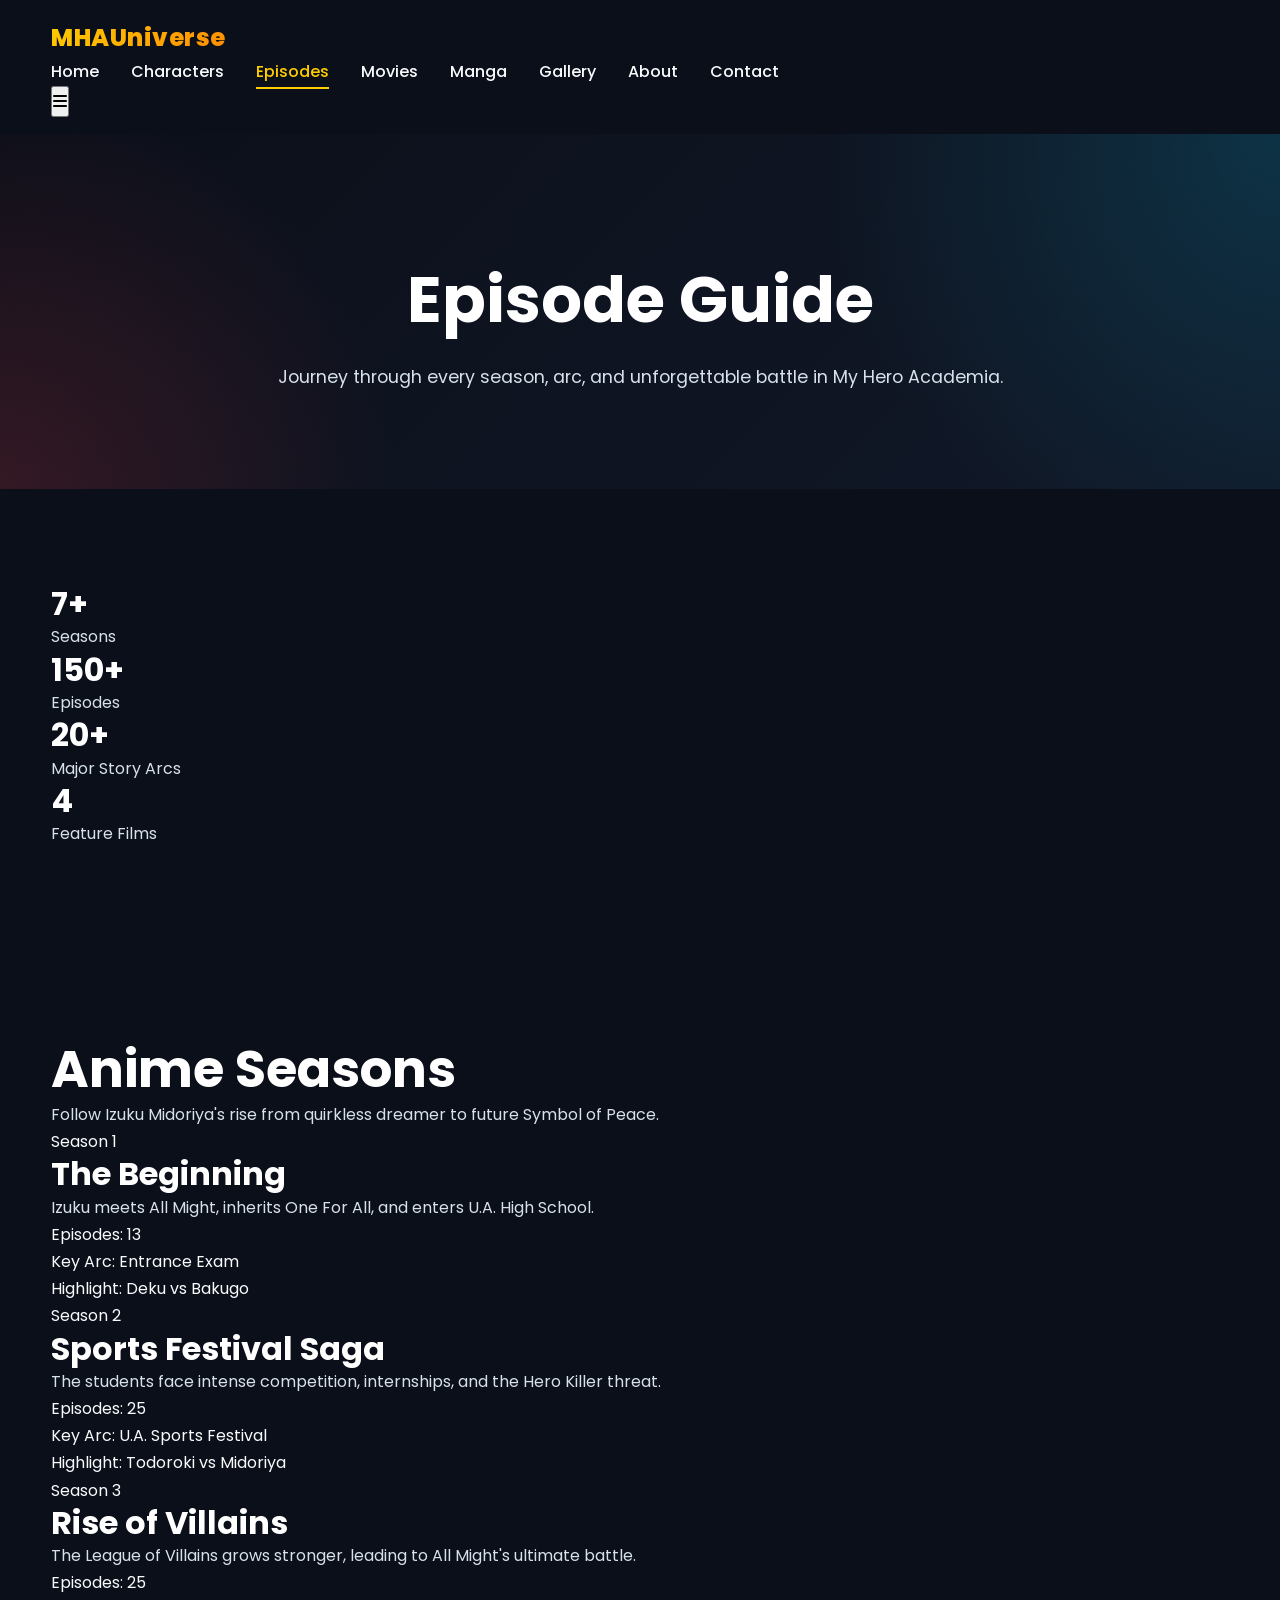
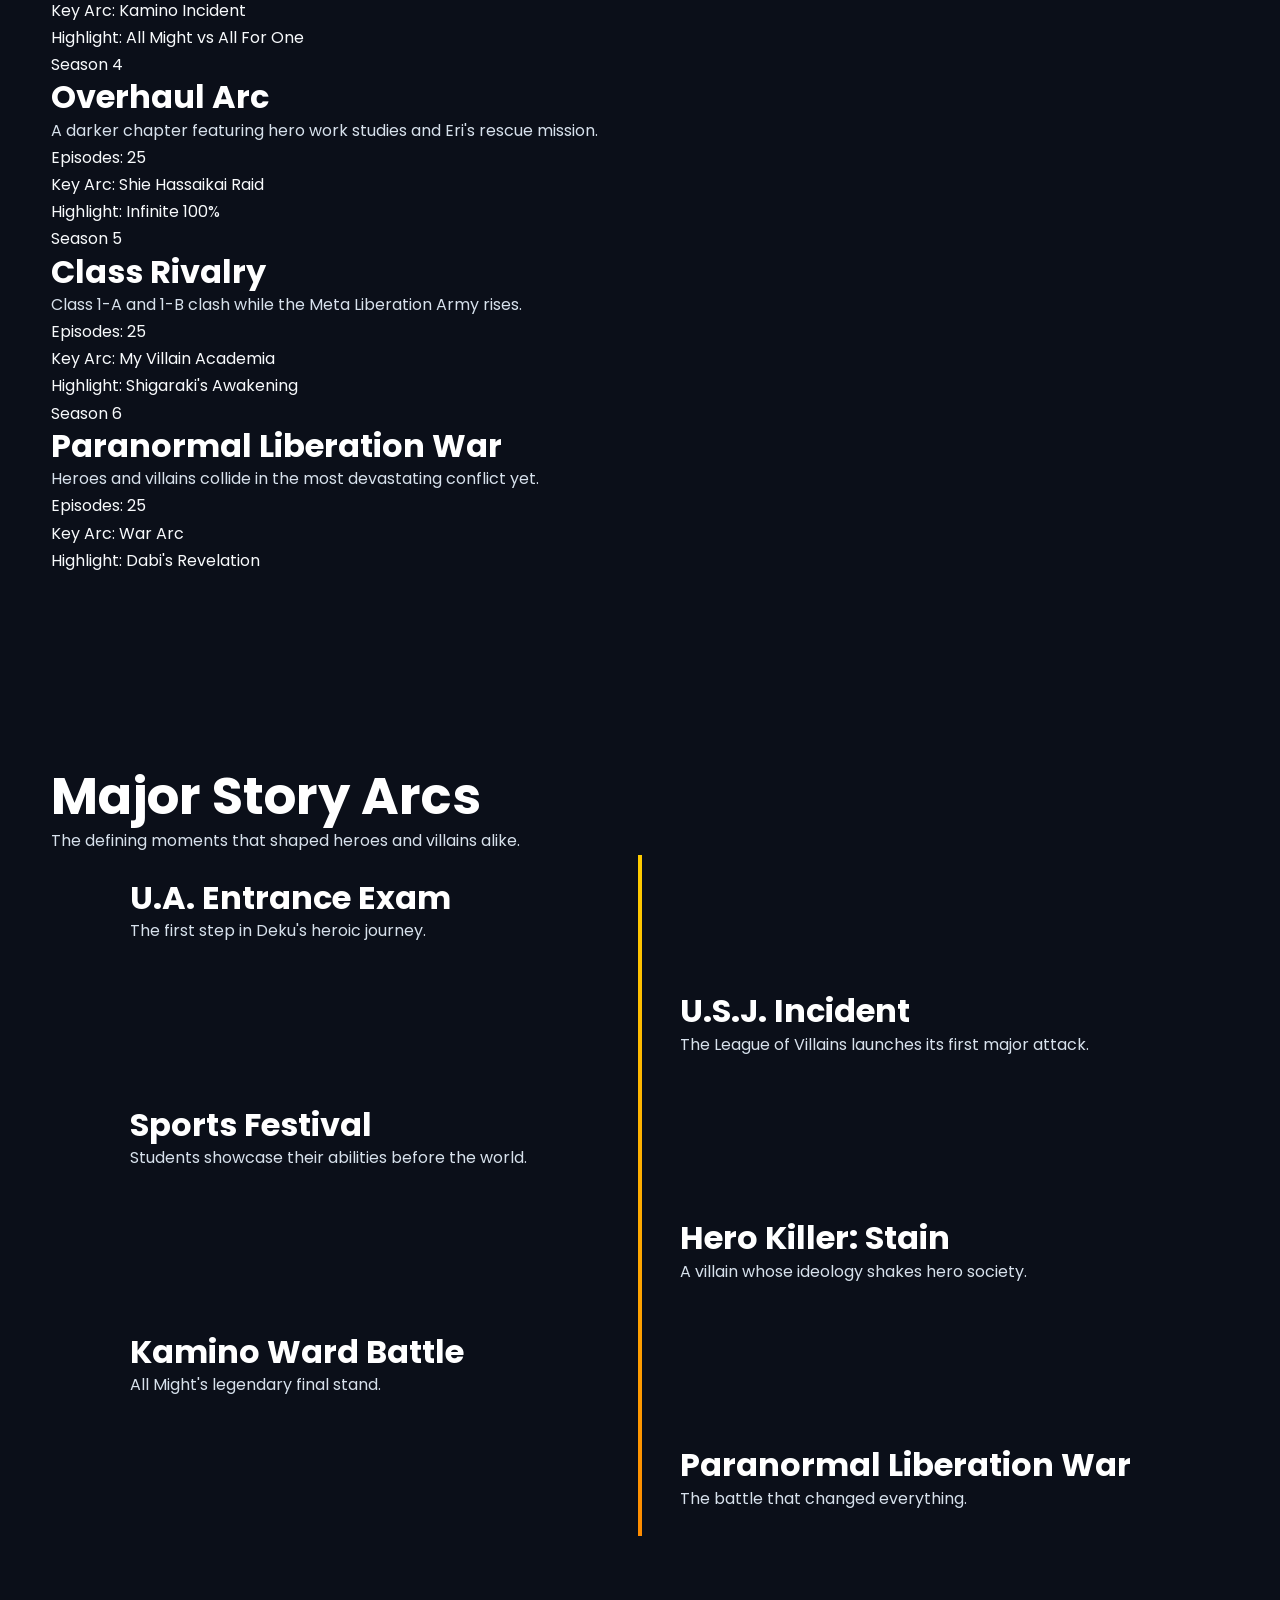
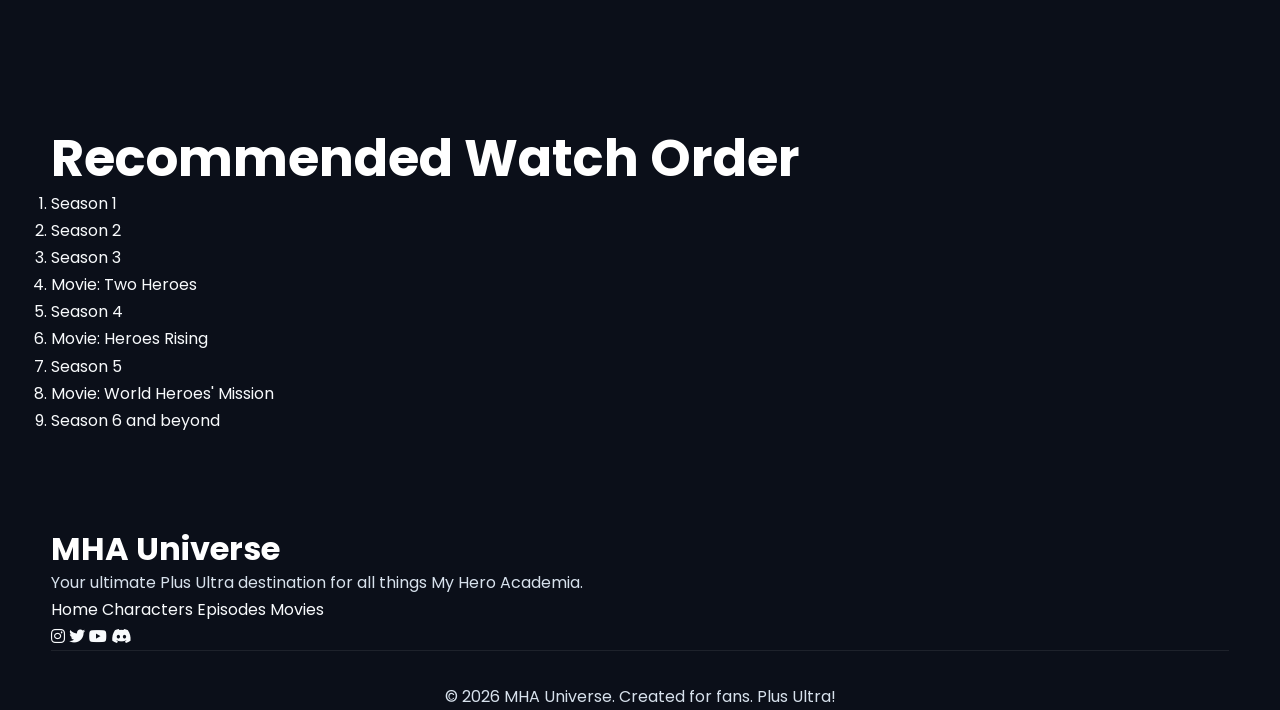
<file: episodes.html>
<!DOCTYPE html>
<html lang="en">
<head>
  <meta charset="UTF-8" />
  <meta name="viewport" content="width=device-width, initial-scale=1.0" />
  <meta name="description" content="Explore every My Hero Academia season, story arc, and episode guide." />
  <title>Episodes | My Hero Academia Universe</title>

  <link rel="preconnect" href="https://fonts.googleapis.com" />
  <link rel="preconnect" href="https://fonts.gstatic.com" crossorigin />
  <link href="https://fonts.googleapis.com/css2?family=Poppins:wght@300;400;500;600;700;800&display=swap" rel="stylesheet" />

  <link rel="stylesheet" href="assets/css/style.css" />
  <link rel="stylesheet" href="assets/css/responsive.css" />
  <link rel="stylesheet" href="https://cdnjs.cloudflare.com/ajax/libs/font-awesome/6.5.1/css/all.min.css" />
</head>
<body>
  <!-- Navigation -->
  <header class="navbar">
    <div class="container nav-container">
      <a href="index.html" class="logo">MHA<span>Universe</span></a>

      <nav>
        <ul class="nav-links">
          <li><a href="index.html">Home</a></li>
          <li><a href="characters.html">Characters</a></li>
          <li><a href="episodes.html" class="active">Episodes</a></li>
          <li><a href="movies.html">Movies</a></li>
          <li><a href="manga.html">Manga</a></li>
          <li><a href="gallery.html">Gallery</a></li>
          <li><a href="about.html">About</a></li>
          <li><a href="contact.html">Contact</a></li>
        </ul>
      </nav>

      <button class="menu-toggle" aria-label="Toggle navigation">
        <i class="fas fa-bars"></i>
      </button>
    </div>
  </header>

  <!-- Hero Section -->
  <section class="page-hero episodes-hero">
    <div class="overlay"></div>
    <div class="container hero-content">
      <h1>Episode Guide</h1>
      <p>Journey through every season, arc, and unforgettable battle in My Hero Academia.</p>
    </div>
  </section>

  <!-- Quick Stats -->
  <section class="stats-section">
    <div class="container stats-grid">
      <div class="stat-card">
        <h3>7+</h3>
        <p>Seasons</p>
      </div>
      <div class="stat-card">
        <h3>150+</h3>
        <p>Episodes</p>
      </div>
      <div class="stat-card">
        <h3>20+</h3>
        <p>Major Story Arcs</p>
      </div>
      <div class="stat-card">
        <h3>4</h3>
        <p>Feature Films</p>
      </div>
    </div>
  </section>

  <!-- Seasons Section -->
  <section class="seasons-section">
    <div class="container">
      <div class="section-header">
        <h2>Anime Seasons</h2>
        <p>Follow Izuku Midoriya's rise from quirkless dreamer to future Symbol of Peace.</p>
      </div>

      <div class="season-grid">
        <article class="season-card">
          <span class="season-number">Season 1</span>
          <h3>The Beginning</h3>
          <p>Izuku meets All Might, inherits One For All, and enters U.A. High School.</p>
          <ul>
            <li>Episodes: 13</li>
            <li>Key Arc: Entrance Exam</li>
            <li>Highlight: Deku vs Bakugo</li>
          </ul>
        </article>

        <article class="season-card">
          <span class="season-number">Season 2</span>
          <h3>Sports Festival Saga</h3>
          <p>The students face intense competition, internships, and the Hero Killer threat.</p>
          <ul>
            <li>Episodes: 25</li>
            <li>Key Arc: U.A. Sports Festival</li>
            <li>Highlight: Todoroki vs Midoriya</li>
          </ul>
        </article>

        <article class="season-card">
          <span class="season-number">Season 3</span>
          <h3>Rise of Villains</h3>
          <p>The League of Villains grows stronger, leading to All Might's ultimate battle.</p>
          <ul>
            <li>Episodes: 25</li>
            <li>Key Arc: Kamino Incident</li>
            <li>Highlight: All Might vs All For One</li>
          </ul>
        </article>

        <article class="season-card">
          <span class="season-number">Season 4</span>
          <h3>Overhaul Arc</h3>
          <p>A darker chapter featuring hero work studies and Eri's rescue mission.</p>
          <ul>
            <li>Episodes: 25</li>
            <li>Key Arc: Shie Hassaikai Raid</li>
            <li>Highlight: Infinite 100%</li>
          </ul>
        </article>

        <article class="season-card">
          <span class="season-number">Season 5</span>
          <h3>Class Rivalry</h3>
          <p>Class 1-A and 1-B clash while the Meta Liberation Army rises.</p>
          <ul>
            <li>Episodes: 25</li>
            <li>Key Arc: My Villain Academia</li>
            <li>Highlight: Shigaraki's Awakening</li>
          </ul>
        </article>

        <article class="season-card">
          <span class="season-number">Season 6</span>
          <h3>Paranormal Liberation War</h3>
          <p>Heroes and villains collide in the most devastating conflict yet.</p>
          <ul>
            <li>Episodes: 25</li>
            <li>Key Arc: War Arc</li>
            <li>Highlight: Dabi's Revelation</li>
          </ul>
        </article>
      </div>
    </div>
  </section>

  <!-- Story Arcs Timeline -->
  <section class="timeline-section">
    <div class="container">
      <div class="section-header">
        <h2>Major Story Arcs</h2>
        <p>The defining moments that shaped heroes and villains alike.</p>
      </div>

      <div class="timeline">
        <div class="timeline-item">
          <h3>U.A. Entrance Exam</h3>
          <p>The first step in Deku's heroic journey.</p>
        </div>
        <div class="timeline-item">
          <h3>U.S.J. Incident</h3>
          <p>The League of Villains launches its first major attack.</p>
        </div>
        <div class="timeline-item">
          <h3>Sports Festival</h3>
          <p>Students showcase their abilities before the world.</p>
        </div>
        <div class="timeline-item">
          <h3>Hero Killer: Stain</h3>
          <p>A villain whose ideology shakes hero society.</p>
        </div>
        <div class="timeline-item">
          <h3>Kamino Ward Battle</h3>
          <p>All Might's legendary final stand.</p>
        </div>
        <div class="timeline-item">
          <h3>Paranormal Liberation War</h3>
          <p>The battle that changed everything.</p>
        </div>
      </div>
    </div>
  </section>

  <!-- Watch Guide -->
  <section class="watch-guide">
    <div class="container">
      <div class="guide-content">
        <h2>Recommended Watch Order</h2>
        <ol>
          <li>Season 1</li>
          <li>Season 2</li>
          <li>Season 3</li>
          <li>Movie: Two Heroes</li>
          <li>Season 4</li>
          <li>Movie: Heroes Rising</li>
          <li>Season 5</li>
          <li>Movie: World Heroes' Mission</li>
          <li>Season 6 and beyond</li>
        </ol>
      </div>
    </div>
  </section>

  <!-- Footer -->
  <footer class="footer">
    <div class="container">
      <div class="footer-content">
        <div class="footer-brand">
          <h3>MHA Universe</h3>
          <p>Your ultimate Plus Ultra destination for all things My Hero Academia.</p>
        </div>

        <div class="footer-links">
          <a href="index.html">Home</a>
          <a href="characters.html">Characters</a>
          <a href="episodes.html">Episodes</a>
          <a href="movies.html">Movies</a>
        </div>

        <div class="social-links">
          <a href="#"><i class="fab fa-instagram"></i></a>
          <a href="#"><i class="fab fa-twitter"></i></a>
          <a href="#"><i class="fab fa-youtube"></i></a>
          <a href="#"><i class="fab fa-discord"></i></a>
        </div>
      </div>

      <div class="footer-bottom">
        <p>&copy; 2026 MHA Universe. Created for fans. Plus Ultra!</p>
      </div>
    </div>
  </footer>

  <script src="assets/js/main.js"></script>
</body>
</html>
</file>
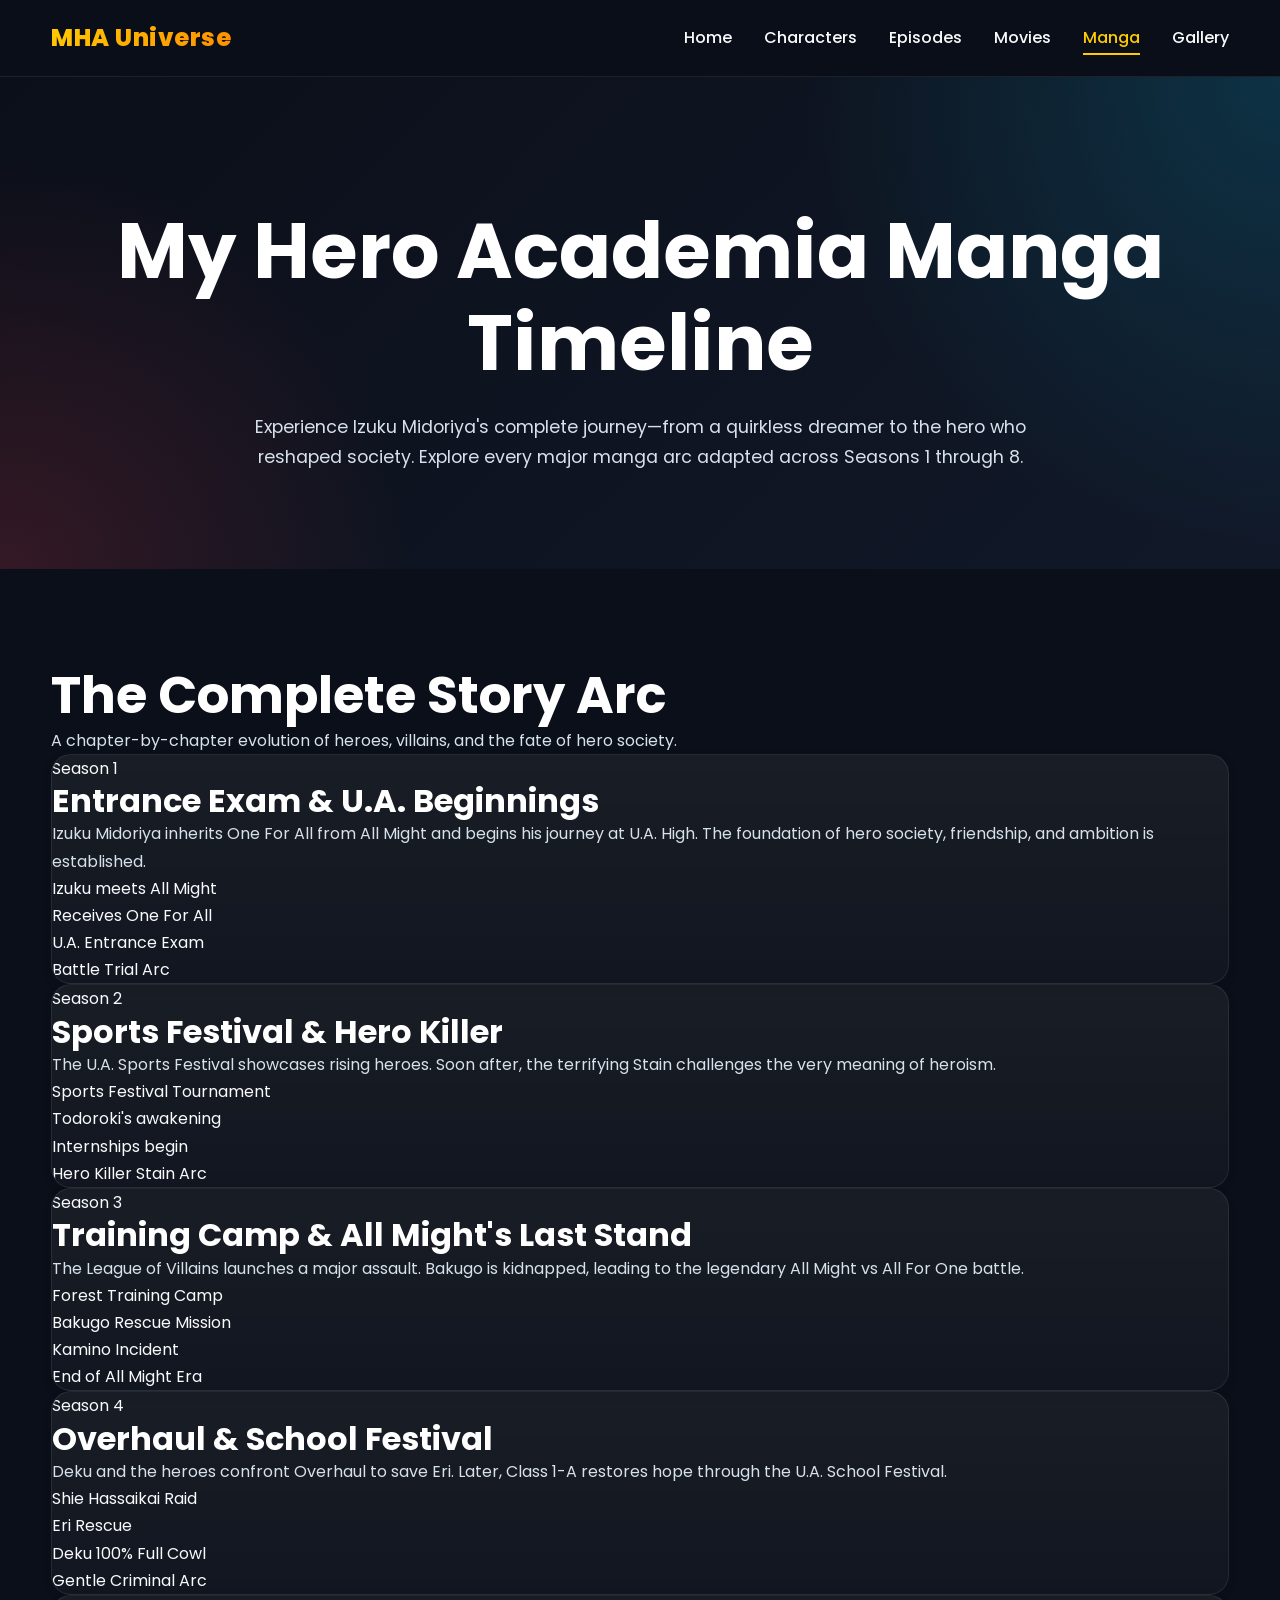
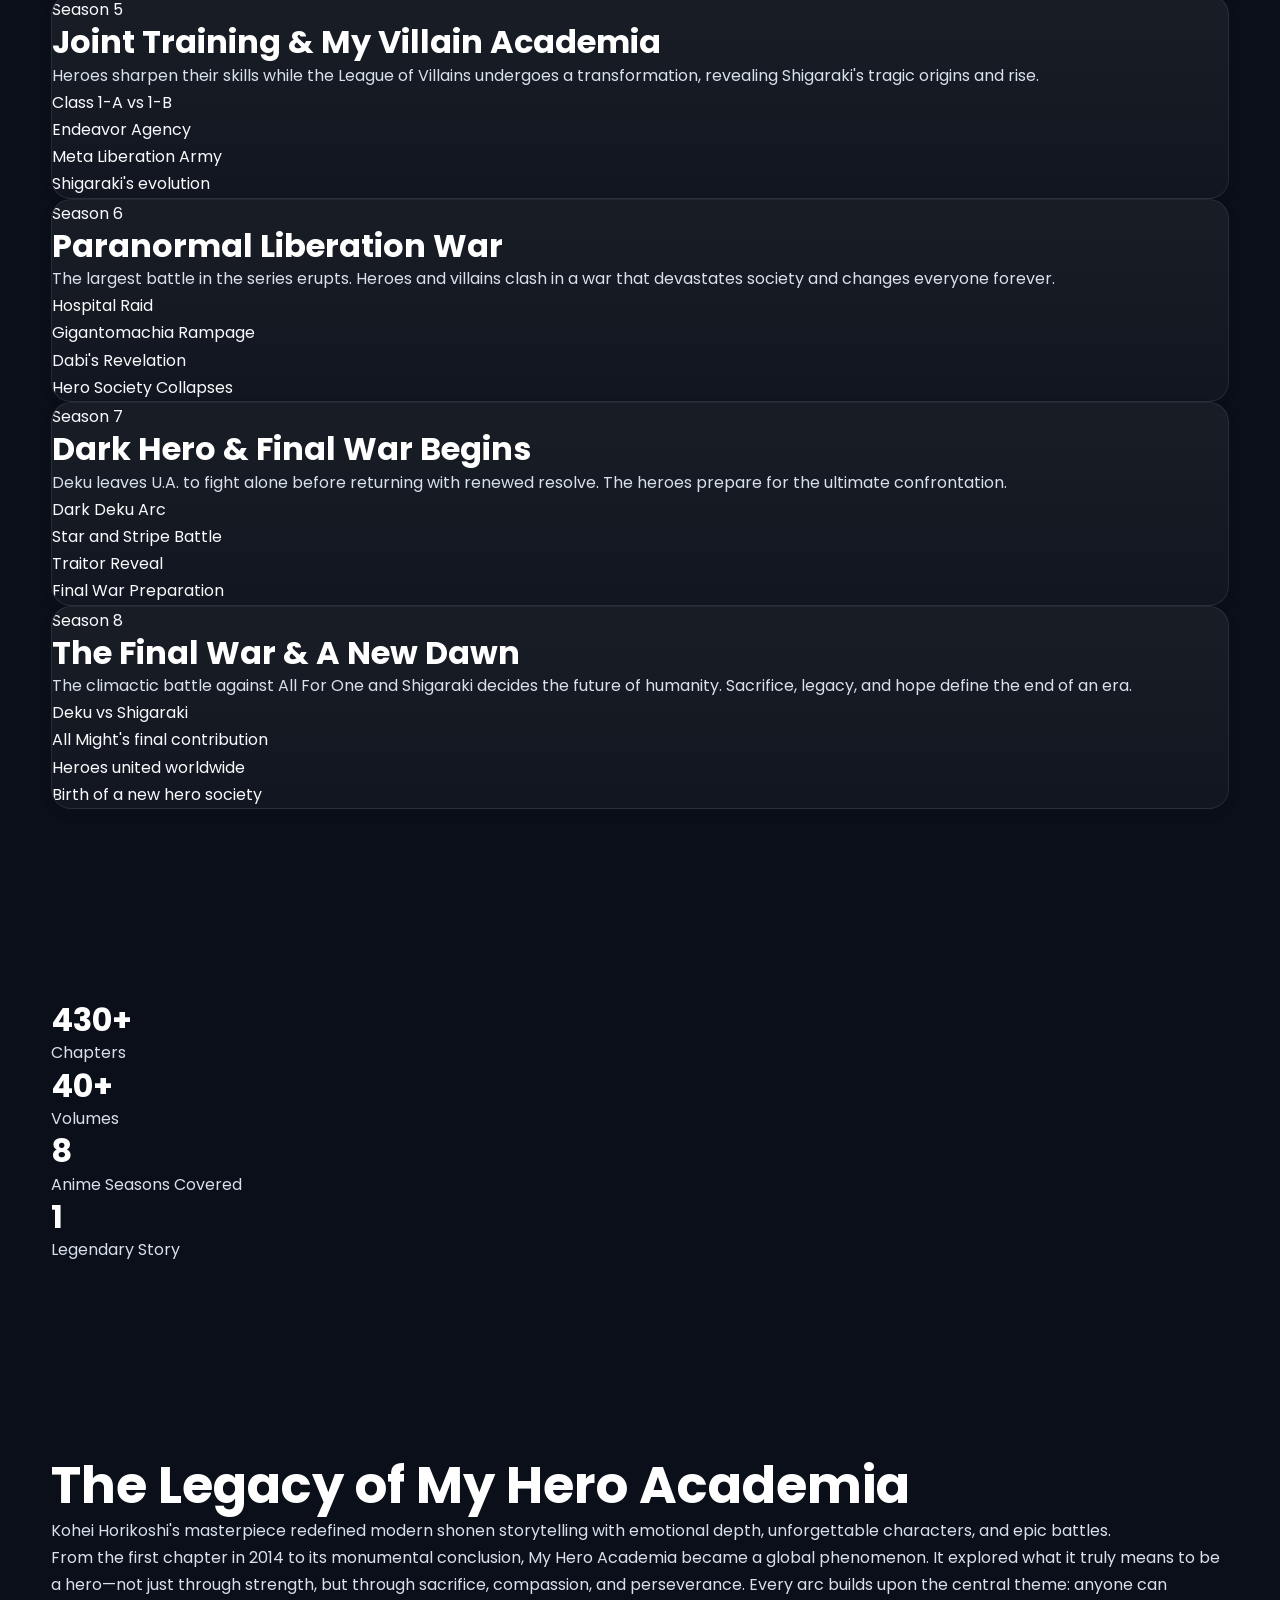
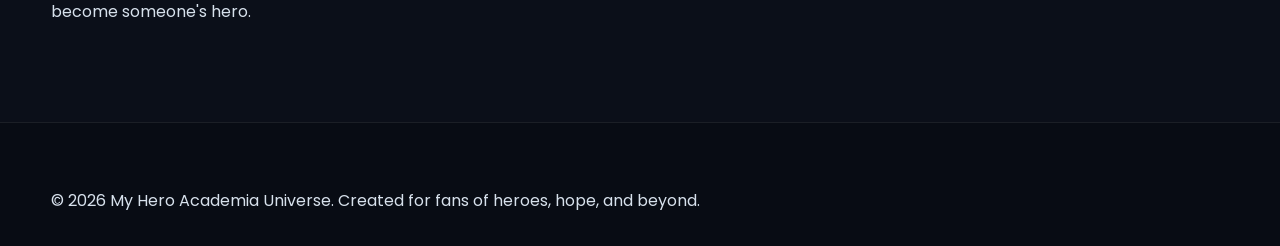
<file: manga.html>
<!DOCTYPE html>
<html lang="en">
<head>
  <meta charset="UTF-8" />
  <meta name="viewport" content="width=device-width, initial-scale=1.0" />
  <meta name="description" content="Explore the complete My Hero Academia manga journey from Season 1 through Season 8, including every major arc, battle, and turning point." />
  <meta name="keywords" content="My Hero Academia Manga, MHA Manga Arcs, Season 1 to 8, Kohei Horikoshi, Deku, Final War" />
  <meta name="author" content="My Hero Academia Universe" />
  <title>Manga | My Hero Academia Universe</title>

  <link rel="preconnect" href="https://fonts.googleapis.com" />
  <link rel="preconnect" href="https://fonts.gstatic.com" crossorigin />
  <link href="https://fonts.googleapis.com/css2?family=Poppins:wght@300;400;500;600;700;800&display=swap" rel="stylesheet" />
  <link rel="stylesheet" href="assets/css/style.css" />
  <link rel="stylesheet" href="assets/css/responsive.css" />
  <link rel="stylesheet" href="assets/css/animations.css" />
</head>
<body>
  <header class="site-header">
    <nav class="navbar container">
      <a href="index.html" class="logo">MHA Universe</a>
      <ul class="nav-links">
        <li><a href="index.html">Home</a></li>
        <li><a href="characters.html">Characters</a></li>
        <li><a href="episodes.html">Episodes</a></li>
        <li><a href="movies.html">Movies</a></li>
        <li><a href="manga.html" class="active">Manga</a></li>
        <li><a href="gallery.html">Gallery</a></li>
      </ul>
    </nav>
  </header>

  <main>
    <section class="page-hero">
      <div class="container">
        <h1>My Hero Academia Manga Timeline</h1>
        <p>Experience Izuku Midoriya's complete journey—from a quirkless dreamer to the hero who reshaped society. Explore every major manga arc adapted across Seasons 1 through 8.</p>
      </div>
    </section>

    <section class="manga-overview container">
      <div class="section-heading">
        <h2>The Complete Story Arc</h2>
        <p>A chapter-by-chapter evolution of heroes, villains, and the fate of hero society.</p>
      </div>

      <div class="arc-grid">
        <article class="arc-card">
          <span class="season-tag">Season 1</span>
          <h3>Entrance Exam & U.A. Beginnings</h3>
          <p>Izuku Midoriya inherits One For All from All Might and begins his journey at U.A. High. The foundation of hero society, friendship, and ambition is established.</p>
          <ul>
            <li>Izuku meets All Might</li>
            <li>Receives One For All</li>
            <li>U.A. Entrance Exam</li>
            <li>Battle Trial Arc</li>
          </ul>
        </article>

        <article class="arc-card">
          <span class="season-tag">Season 2</span>
          <h3>Sports Festival & Hero Killer</h3>
          <p>The U.A. Sports Festival showcases rising heroes. Soon after, the terrifying Stain challenges the very meaning of heroism.</p>
          <ul>
            <li>Sports Festival Tournament</li>
            <li>Todoroki's awakening</li>
            <li>Internships begin</li>
            <li>Hero Killer Stain Arc</li>
          </ul>
        </article>

        <article class="arc-card">
          <span class="season-tag">Season 3</span>
          <h3>Training Camp & All Might's Last Stand</h3>
          <p>The League of Villains launches a major assault. Bakugo is kidnapped, leading to the legendary All Might vs All For One battle.</p>
          <ul>
            <li>Forest Training Camp</li>
            <li>Bakugo Rescue Mission</li>
            <li>Kamino Incident</li>
            <li>End of All Might Era</li>
          </ul>
        </article>

        <article class="arc-card">
          <span class="season-tag">Season 4</span>
          <h3>Overhaul & School Festival</h3>
          <p>Deku and the heroes confront Overhaul to save Eri. Later, Class 1-A restores hope through the U.A. School Festival.</p>
          <ul>
            <li>Shie Hassaikai Raid</li>
            <li>Eri Rescue</li>
            <li>Deku 100% Full Cowl</li>
            <li>Gentle Criminal Arc</li>
          </ul>
        </article>

        <article class="arc-card">
          <span class="season-tag">Season 5</span>
          <h3>Joint Training & My Villain Academia</h3>
          <p>Heroes sharpen their skills while the League of Villains undergoes a transformation, revealing Shigaraki's tragic origins and rise.</p>
          <ul>
            <li>Class 1-A vs 1-B</li>
            <li>Endeavor Agency</li>
            <li>Meta Liberation Army</li>
            <li>Shigaraki's evolution</li>
          </ul>
        </article>

        <article class="arc-card">
          <span class="season-tag">Season 6</span>
          <h3>Paranormal Liberation War</h3>
          <p>The largest battle in the series erupts. Heroes and villains clash in a war that devastates society and changes everyone forever.</p>
          <ul>
            <li>Hospital Raid</li>
            <li>Gigantomachia Rampage</li>
            <li>Dabi's Revelation</li>
            <li>Hero Society Collapses</li>
          </ul>
        </article>

        <article class="arc-card">
          <span class="season-tag">Season 7</span>
          <h3>Dark Hero & Final War Begins</h3>
          <p>Deku leaves U.A. to fight alone before returning with renewed resolve. The heroes prepare for the ultimate confrontation.</p>
          <ul>
            <li>Dark Deku Arc</li>
            <li>Star and Stripe Battle</li>
            <li>Traitor Reveal</li>
            <li>Final War Preparation</li>
          </ul>
        </article>

        <article class="arc-card featured">
          <span class="season-tag">Season 8</span>
          <h3>The Final War & A New Dawn</h3>
          <p>The climactic battle against All For One and Shigaraki decides the future of humanity. Sacrifice, legacy, and hope define the end of an era.</p>
          <ul>
            <li>Deku vs Shigaraki</li>
            <li>All Might's final contribution</li>
            <li>Heroes united worldwide</li>
            <li>Birth of a new hero society</li>
          </ul>
        </article>
      </div>
    </section>

    <section class="manga-stats container">
      <div class="stat-card"><h3>430+</h3><p>Chapters</p></div>
      <div class="stat-card"><h3>40+</h3><p>Volumes</p></div>
      <div class="stat-card"><h3>8</h3><p>Anime Seasons Covered</p></div>
      <div class="stat-card"><h3>1</h3><p>Legendary Story</p></div>
    </section>

    <section class="legacy-section container">
      <div class="section-heading">
        <h2>The Legacy of My Hero Academia</h2>
        <p>Kohei Horikoshi's masterpiece redefined modern shonen storytelling with emotional depth, unforgettable characters, and epic battles.</p>
      </div>
      <p>
        From the first chapter in 2014 to its monumental conclusion, My Hero Academia became a global phenomenon. It explored what it truly means to be a hero—not just through strength, but through sacrifice, compassion, and perseverance. Every arc builds upon the central theme: anyone can become someone's hero.
      </p>
    </section>
  </main>

  <footer class="site-footer">
    <div class="container">
      <p>&copy; 2026 My Hero Academia Universe. Created for fans of heroes, hope, and beyond.</p>
    </div>
  </footer>

  <script src="assets/js/main.js"></script>
</body>
</html>
</file>
<file: assets/css/style.css>
/* =========================================
   MY HERO ACADEMIA UNIVERSE - MAIN STYLESHEET
   Modern Gen-Z UI Design
========================================= */

:root {
  --primary: #ffcc00;
  --primary-dark: #f4b400;
  --secondary: #e63946;
  --accent: #00d4ff;
  --dark: #0b0f19;
  --dark-secondary: #121a2b;
  --light: #f8fafc;
  --gray: #94a3b8;
  --gray-dark: #475569;
  --white: #ffffff;
  --success: #22c55e;
  --warning: #f97316;

  --gradient-primary: linear-gradient(135deg, #ffcc00 0%, #ff8c00 100%);
  --gradient-secondary: linear-gradient(135deg, #e63946 0%, #8b0000 100%);
  --gradient-dark: linear-gradient(135deg, #0b0f19 0%, #121a2b 100%);
  --gradient-hero: linear-gradient(135deg, rgba(11,15,25,0.92), rgba(18,26,43,0.85));

  --shadow-sm: 0 4px 12px rgba(0, 0, 0, 0.08);
  --shadow-md: 0 10px 30px rgba(0, 0, 0, 0.15);
  --shadow-lg: 0 20px 45px rgba(0, 0, 0, 0.25);
  --shadow-glow: 0 0 25px rgba(255, 204, 0, 0.35);

  --radius-sm: 0.75rem;
  --radius-md: 1.25rem;
  --radius-lg: 2rem;

  --transition: all 0.3s ease;
  --transition-slow: all 0.5s ease;

  --container-width: 1400px;
}

/* Reset */
* {
  margin: 0;
  padding: 0;
  box-sizing: border-box;
}

html {
  scroll-behavior: smooth;
}

body {
  font-family: 'Poppins', sans-serif;
  background: var(--dark);
  color: var(--light);
  line-height: 1.7;
  overflow-x: hidden;
}

img {
  max-width: 100%;
  display: block;
}

a {
  color: inherit;
  text-decoration: none;
}

ul {
  list-style: none;
}

button,
input,
textarea {
  font: inherit;
}

.container {
  width: min(92%, var(--container-width));
  margin: 0 auto;
}

/* Typography */
h1, h2, h3, h4, h5, h6 {
  line-height: 1.2;
  font-weight: 700;
  color: var(--white);
}

h1 {
  font-size: clamp(2.8rem, 6vw, 5.5rem);
}

h2 {
  font-size: clamp(2rem, 4vw, 3.5rem);
}

h3 {
  font-size: clamp(1.4rem, 3vw, 2rem);
}

p {
  color: #d7e1ec;
}

.section-title {
  text-align: center;
  margin-bottom: 1rem;
}

.section-subtitle {
  text-align: center;
  max-width: 800px;
  margin: 0 auto 4rem;
  color: var(--gray);
}

.highlight {
  background: var(--gradient-primary);
  -webkit-background-clip: text;
  -webkit-text-fill-color: transparent;
  background-clip: text;
}

/* Header */
.site-header {
  position: sticky;
  top: 0;
  z-index: 1000;
  background: rgba(11, 15, 25, 0.9);
  backdrop-filter: blur(14px);
  border-bottom: 1px solid rgba(255, 255, 255, 0.08);
}

.navbar {
  display: flex;
  justify-content: space-between;
  align-items: center;
  padding: 1.1rem 0;
}

.logo {
  font-size: 1.5rem;
  font-weight: 800;
  letter-spacing: 0.5px;
  background: var(--gradient-primary);
  -webkit-background-clip: text;
  -webkit-text-fill-color: transparent;
}

.nav-links {
  display: flex;
  gap: 2rem;
  align-items: center;
}

.nav-links a {
  position: relative;
  font-weight: 500;
  transition: var(--transition);
}

.nav-links a::after {
  content: '';
  position: absolute;
  left: 0;
  bottom: -6px;
  width: 0;
  height: 2px;
  background: var(--primary);
  transition: var(--transition);
}

.nav-links a:hover,
.nav-links a.active {
  color: var(--primary);
}

.nav-links a:hover::after,
.nav-links a.active::after {
  width: 100%;
}

/* Hero */
.hero,
.page-hero {
  position: relative;
  padding: 8rem 0 6rem;
  background: var(--gradient-hero);
  text-align: center;
}

.hero::before,
.page-hero::before {
  content: '';
  position: absolute;
  inset: 0;
  background: radial-gradient(circle at top right, rgba(0, 212, 255, 0.15), transparent 35%),
              radial-gradient(circle at bottom left, rgba(230, 57, 70, 0.18), transparent 30%);
}

.hero .container,
.page-hero .container {
  position: relative;
  z-index: 1;
}

.hero p,
.page-hero p {
  max-width: 850px;
  margin: 1.5rem auto 0;
  font-size: 1.1rem;
}

/* Buttons */
.btn {
  display: inline-flex;
  align-items: center;
  justify-content: center;
  gap: 0.5rem;
  padding: 0.95rem 2rem;
  border-radius: 999px;
  border: none;
  cursor: pointer;
  font-weight: 600;
  transition: var(--transition);
}

.btn-primary {
  background: var(--gradient-primary);
  color: var(--dark);
  box-shadow: var(--shadow-glow);
}

.btn-primary:hover {
  transform: translateY(-3px);
}

.btn-secondary {
  background: transparent;
  border: 2px solid rgba(255, 255, 255, 0.2);
}

.btn-secondary:hover {
  border-color: var(--primary);
  color: var(--primary);
}

/* Sections */
section {
  padding: 6rem 0;
}

/* Cards */
.card-grid {
  display: grid;
  grid-template-columns: repeat(auto-fit, minmax(280px, 1fr));
  gap: 2rem;
}

.card,
.character-card,
.movie-card,
.arc-card,
.gallery-card {
  background: linear-gradient(180deg, rgba(255,255,255,0.06), rgba(255,255,255,0.03));
  border: 1px solid rgba(255, 255, 255, 0.08);
  border-radius: var(--radius-md);
  overflow: hidden;
  transition: var(--transition-slow);
  box-shadow: var(--shadow-sm);
}

.card:hover,
.character-card:hover,
.movie-card:hover,
.arc-card:hover,
.gallery-card:hover {
  transform: translateY(-10px);
  box-shadow: var(--shadow-lg);
  border-color: rgba(255, 204, 0, 0.35);
}

.card-content {
  padding: 1.75rem;
}

/* Character / Gallery Images */
.character-image,
.gallery-image,
.movie-poster {
  width: 100%;
  height: 360px;
  object-fit: cover;
}

/* Timeline */
.timeline {
  position: relative;
  max-width: 1100px;
  margin: 0 auto;
}

.timeline::before {
  content: '';
  position: absolute;
  left: 50%;
  top: 0;
  transform: translateX(-50%);
  width: 4px;
  height: 100%;
  background: var(--gradient-primary);
}

.timeline-item {
  position: relative;
  width: 50%;
  padding: 1.5rem 2.5rem;
}

.timeline-item:nth-child(odd) {
  left: 0;
}

.timeline-item:nth-child(even) {
  left: 50%;
}

.timeline-content {
  background: var(--dark-secondary);
  padding: 2rem;
  border-radius: var(--radius-md);
  border: 1px solid rgba(255,255,255,0.08);
}

/* Forms */
.form-group {
  margin-bottom: 1.5rem;
}

.form-control {
  width: 100%;
  padding: 1rem 1.25rem;
  border-radius: 1rem;
  border: 1px solid rgba(255,255,255,0.12);
  background: rgba(255,255,255,0.05);
  color: var(--white);
  outline: none;
  transition: var(--transition);
}

.form-control:focus {
  border-color: var(--primary);
  box-shadow: 0 0 0 4px rgba(255, 204, 0, 0.12);
}

/* Footer */
.site-footer {
  background: #080c14;
  border-top: 1px solid rgba(255,255,255,0.08);
  padding: 4rem 0 2rem;
}

.footer-grid {
  display: grid;
  grid-template-columns: repeat(auto-fit, minmax(220px, 1fr));
  gap: 2rem;
  margin-bottom: 3rem;
}

.footer-bottom {
  text-align: center;
  padding-top: 2rem;
  border-top: 1px solid rgba(255,255,255,0.08);
  color: var(--gray);
}

/* Utility */
.text-center { text-align: center; }
.mb-1 { margin-bottom: 1rem; }
.mb-2 { margin-bottom: 2rem; }
.mb-3 { margin-bottom: 3rem; }
.mt-2 { margin-top: 2rem; }

/* Scrollbar */
::-webkit-scrollbar {
  width: 10px;
}

::-webkit-scrollbar-track {
  background: var(--dark);
}

::-webkit-scrollbar-thumb {
  background: var(--gradient-primary);
  border-radius: 999px;
}

/* Selection */
::selection {
  background: var(--primary);
  color: var(--dark);
}
</file>
<file: assets/css/responsive.css>
/* =========================================
   MY HERO ACADEMIA UNIVERSE - RESPONSIVE STYLES
========================================= */

/* Large Devices (Desktops < 1400px) */
@media (max-width: 1400px) {
  .container {
    width: min(92%, 1280px);
  }

  .hero-content h1 {
    font-size: clamp(3rem, 5vw, 5rem);
  }
}

/* Medium Devices (Laptops < 1200px) */
@media (max-width: 1200px) {
  .hero {
    grid-template-colu...
</file>
<file: assets/css/animations.css>
/* =========================================
   MY HERO ACADEMIA UNIVERSE - ANIMATIONS
========================================= */

/* Fade In */
@keyframes fadeIn {
  from {
    opacity: 0;
    transform: translateY(30px);
  }
  to {
    opacity: 1;
    transform: translateY(0);
  }
}

/* Fade In Up */
@keyframes fadeInUp {
  from {
    opacity: 0;
    transform: translateY(50px);
  }
  to {
    opacity: 1;
    transform: translateY(0);
  }
}
...
</file>
<file: assets/css/themes.css>
/* =========================================
   MY HERO ACADEMIA UNIVERSE - THEMES
========================================= */

/* Default Theme Variables */
:root {
  --primary: #ffcc00;
  --primary-dark: #f4b400;
  --secondary: #e63946;
  --accent: #00d4ff;
  --background: #0b0f19;
  --surface: #121a2b;
  --surface-light: #1e293b;
  --text-primary: #ffffff;
  --text-secondary: #cbd5e1;
  --text-muted: #94a3b8;
  --border: rgba(255,...
</file>
